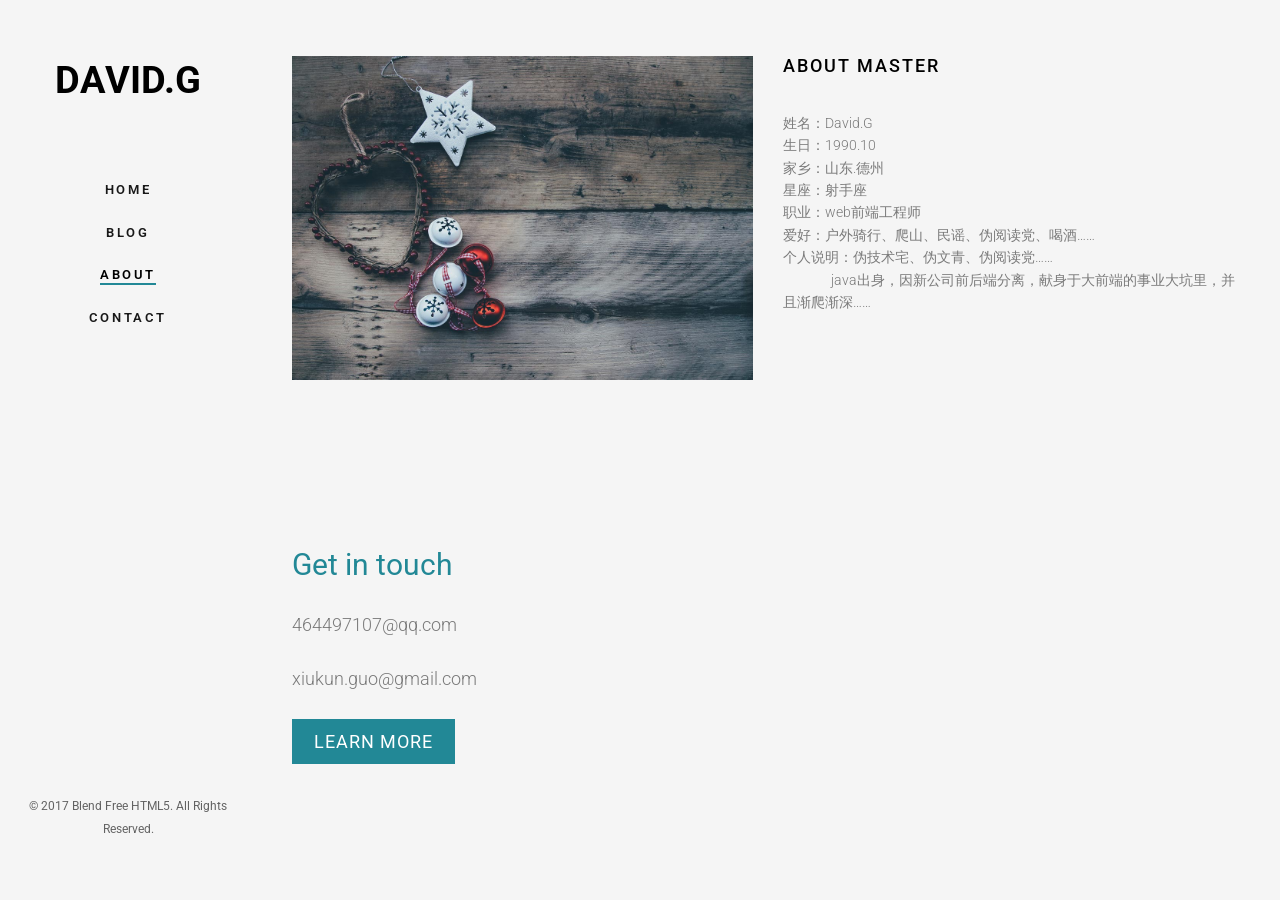
<file: about.html>
<!DOCTYPE html>
<!--[if lt IE 7]>      <html class="no-js lt-ie9 lt-ie8 lt-ie7"> <![endif]-->
<!--[if IE 7]>         <html class="no-js lt-ie9 lt-ie8"> <![endif]-->
<!--[if IE 8]>         <html class="no-js lt-ie9"> <![endif]-->
<!--[if gt IE 8]><!--> <html class="no-js"> <!--<![endif]-->
	<head>
	<meta charset="utf-8">
	<meta http-equiv="X-UA-Compatible" content="IE=edge">
	<title>Marble &mdash; Free HTML5 Bootstrap Website Template by FreeHTML5.co</title>
	<meta name="viewport" content="width=device-width, initial-scale=1">
	<meta name="description" content="Free HTML5 Website Template by FreeHTML5.co" />
	<meta name="keywords" content="free html5, free template, free bootstrap, free website template, html5, css3, mobile first, responsive" />
	

  	

  	<!-- Facebook and Twitter integration -->
	<meta property="og:title" content=""/>
	<meta property="og:image" content=""/>
	<meta property="og:url" content=""/>
	<meta property="og:site_name" content=""/>
	<meta property="og:description" content=""/>
	<meta name="twitter:title" content="" />
	<meta name="twitter:image" content="" />
	<meta name="twitter:url" content="" />
	<meta name="twitter:card" content="" />

	<!-- Place favicon.ico and apple-touch-icon.png in the root directory -->
	<link rel="shortcut icon" href="favicon.ico">

	<link href="https://fonts.googleapis.com/css?family=Roboto:100,300,400,500,700" rel="stylesheet">
	
	<!-- Animate.css -->
	<link rel="stylesheet" href="css/animate.css">
	<!-- Icomoon Icon Fonts-->
	<link rel="stylesheet" href="css/icomoon.css">
	<!-- Bootstrap  -->
	<link rel="stylesheet" href="css/bootstrap.css">
	<!-- Flexslider  -->
	<link rel="stylesheet" href="css/flexslider.css">
	<!-- Theme style  -->
	<link rel="stylesheet" href="css/style.css">

	<!-- Modernizr JS -->
	<script src="js/modernizr-2.6.2.min.js"></script>
	<!-- FOR IE9 below -->
	<!--[if lt IE 9]>
	<script src="js/respond.min.js"></script>
	<![endif]-->

	</head>
	<body>
	<div id="fh5co-page">
		<a href="#" class="js-fh5co-nav-toggle fh5co-nav-toggle"><i></i></a>
		<aside id="fh5co-aside" role="complementary" class="border js-fullheight">

			<h1 id="fh5co-logo"><a href="index.html">David.G</a></h1>
			<nav id="fh5co-main-menu" role="navigation">
				<ul>
					<li><a href="index.html">Home</a></li>
					<li><a href="blog.html">Blog</a></li>
					<!--<li><a href="portfolio.html">Portfolio</a></li>-->
					<li class="fh5co-active"><a href="about.html">About</a></li>
					<li><a href="contact.html">Contact</a></li>
				</ul>
			</nav>

			<div class="fh5co-footer">
				<p><small>&copy; 2017 Blend Free HTML5. All Rights Reserved.</small></p>
				<!--<ul>
					<li><a href="#"><i class="icon-facebook2"></i></a></li>
					<li><a href="#"><i class="icon-twitter2"></i></a></li>
					<li><a href="#"><i class="icon-instagram"></i></a></li>
					<li><a href="#"><i class="icon-linkedin2"></i></a></li>
				</ul>-->
			</div>

		</aside>

		<div id="fh5co-main">
			<div class="fh5co-narrow-content">
				<div class="row row-bottom-padded-md">
					<div class="col-md-6 animate-box" data-animate-effect="fadeInLeft">
						<img class="img-responsive" src="images/img_bg_1.jpg" alt="Free HTML5 Bootstrap Template by FreeHTML5.co">
					</div>
					<div class="col-md-6 animate-box" data-animate-effect="fadeInLeft">
						<h2 class="fh5co-heading">About master</h2>
						<!--<p>Far far away, behind the word mountains, far from the countries Vokalia and Consonantia, there live the blind texts. Quisque sit amet efficitur nih. Interdum et malesuada fames ac ante ipsum primis in faucibus interda et malesuada parturient.</p>
						<p>Quisque sit amet efficitur nih. Interdum et malesuada fames ac ante ipsum primis in faucibus interda et malesuada parturient.</p>-->
						<span><div>姓名：David.G</div><div>生日：1990.10</div><div>家乡：山东.德州</div><div>星座：射手座</div><div>职业：web前端工程师</div><div>爱好：户外骑行、爬山、民谣、伪阅读党、喝酒……</div><div>个人说明：伪技术宅、伪文青、伪阅读党……</div><div>                java出身，因新公司前后端分离，献身于大前端的事业大坑里，并且渐爬渐深……</div><div><br/></div></span>
					</div>
				</div>
			</div>

			<!--<div class="fh5co-narrow-content">
					<h2 class="fh5co-heading animate-box" data-animate-effect="fadeInLeft">Our Services</h2>
					<div class="row">
						<div class="col-md-6">
							<div class="fh5co-feature animate-box" data-animate-effect="fadeInLeft">
								<div class="fh5co-icon">
									<i class="icon-settings"></i>
								</div>
								<div class="fh5co-text">
									<h3>Strategy</h3>
									<p>Far far away, behind the word mountains, far from the countries Vokalia and Consonantia, there live the blind texts. </p>
								</div>
							</div>
						</div>
						<div class="col-md-6">
							<div class="fh5co-feature animate-box" data-animate-effect="fadeInLeft">
								<div class="fh5co-icon">
									<i class="icon-search4"></i>
								</div>
								<div class="fh5co-text">
									<h3>Explore</h3>
									<p>Far far away, behind the word mountains, far from the countries Vokalia and Consonantia, there live the blind texts. </p>
								</div>
							</div>
						</div>

						<div class="col-md-6">
							<div class="fh5co-feature animate-box" data-animate-effect="fadeInLeft">
								<div class="fh5co-icon">
									<i class="icon-paperplane"></i>
								</div>
								<div class="fh5co-text">
									<h3>Direction</h3>
									<p>Far far away, behind the word mountains, far from the countries Vokalia and Consonantia, there live the blind texts. </p>
								</div>
							</div>
						</div>
						<div class="col-md-6">
							<div class="fh5co-feature animate-box" data-animate-effect="fadeInLeft">
								<div class="fh5co-icon">
									<i class="icon-params"></i>
								</div>
								<div class="fh5co-text">
									<h3>Expertise</h3>
									<p>Far far away, behind the word mountains, far from the countries Vokalia and Consonantia, there live the blind texts. </p>
								</div>
							</div>
						</div>
					</div>
				</div>-->
		
			<div class="fh5co-narrow-content">
				<div class="row">
					<div class="col-md-4 animate-box" data-animate-effect="fadeInLeft">
						<h1 class="fh5co-heading-colored">Get in touch</h1>
					</div>
				</div>
				<div class="row">
					<div class="col-md-6 col-md-offset-3 col-md-pull-3 animate-box" data-animate-effect="fadeInLeft">
						<!--<p class="fh5co-lead">Separated they live in Bookmarksgrove right at the coast of the Semantics, a large language ocean.</p>-->
						<p class="fh5co-lead">464497107@qq.com</p>
						<p class="fh5co-lead">xiukun.guo@gmail.com</p>
						<p><a href="#" class="btn btn-primary">Learn More</a></p>
					</div>
					
				</div>
			</div>
		</div>
	</div>

	<!-- jQuery -->
	<script src="js/jquery.min.js"></script>
	<!-- jQuery Easing -->
	<script src="js/jquery.easing.1.3.js"></script>
	<!-- Bootstrap -->
	<script src="js/bootstrap.min.js"></script>
	<!-- Waypoints -->
	<script src="js/jquery.waypoints.min.js"></script>
	<!-- Flexslider -->
	<script src="js/jquery.flexslider-min.js"></script>
	
	
	<!-- MAIN JS -->
	<script src="js/main.js"></script>

	</body>
</html>
</file>
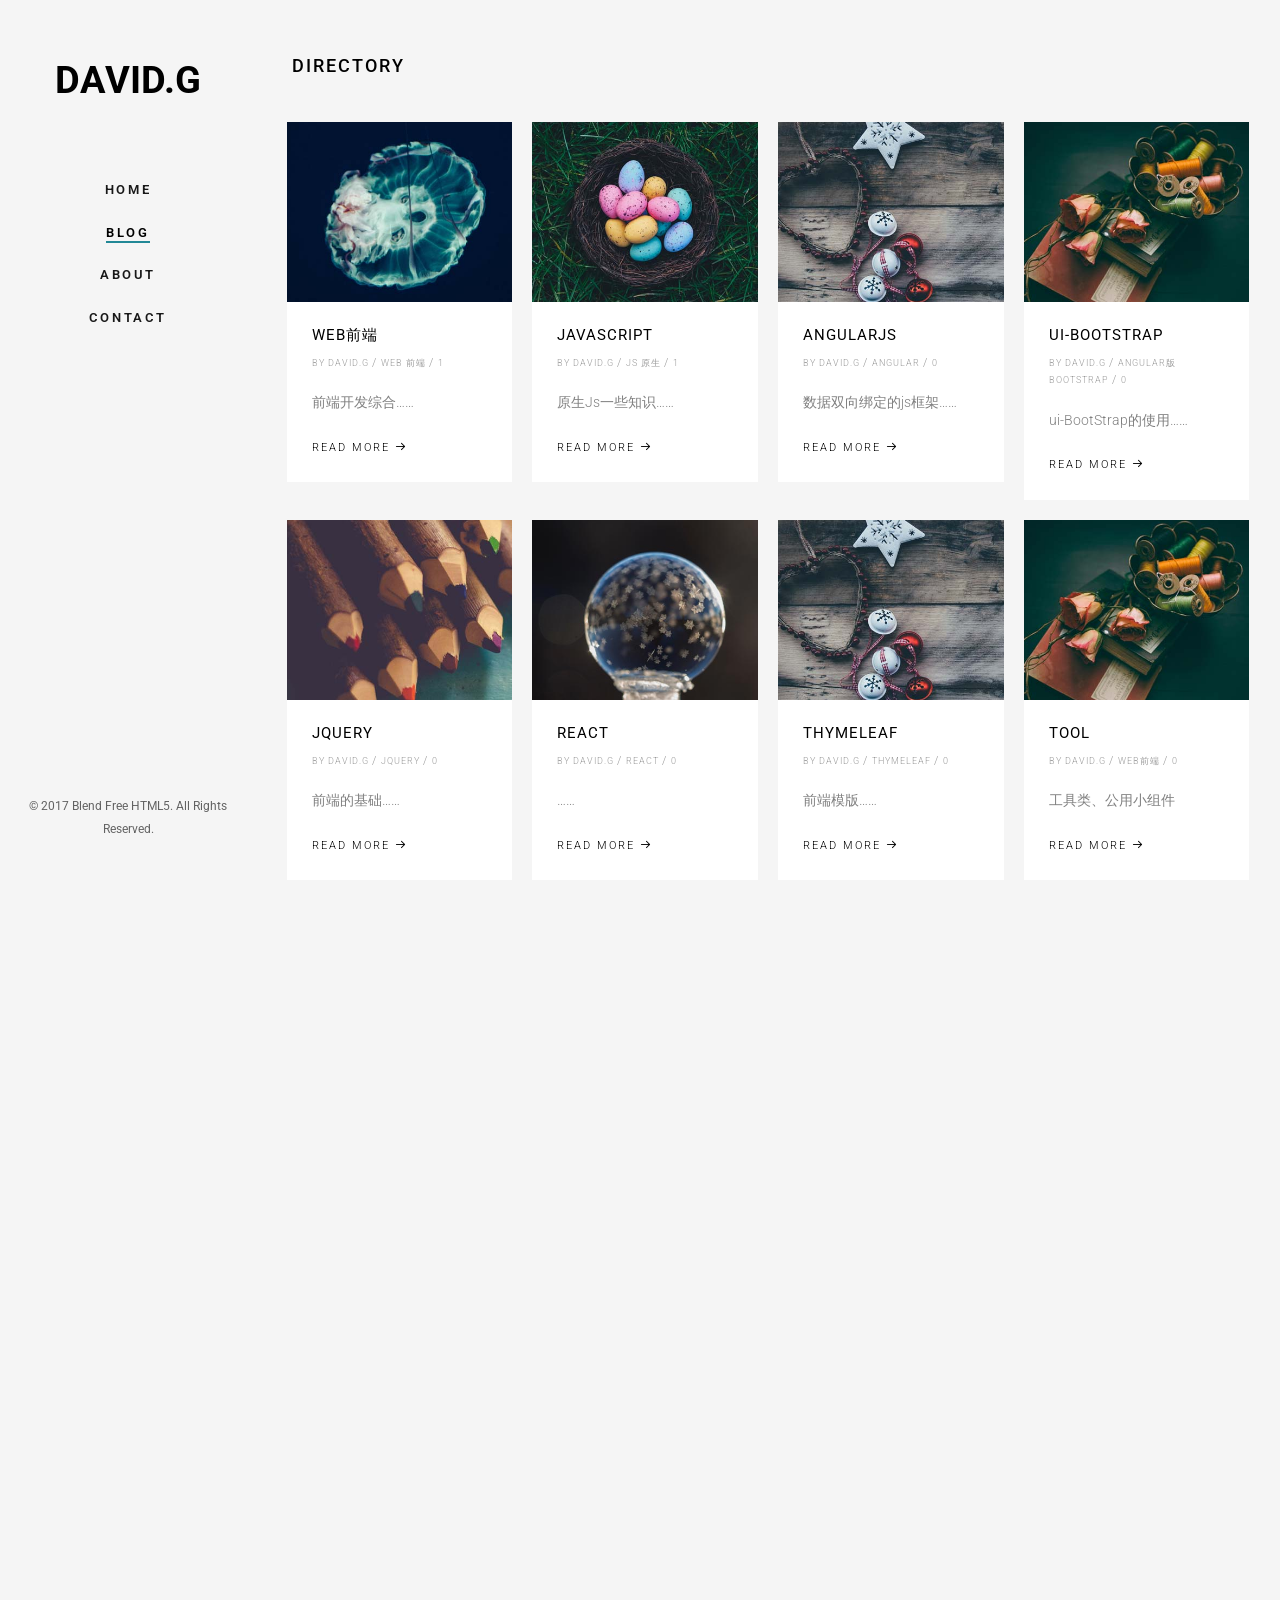
<file: blog.html>
<!DOCTYPE html>
<!--[if lt IE 7]>      <html class="no-js lt-ie9 lt-ie8 lt-ie7"> <![endif]-->
<!--[if IE 7]>         <html class="no-js lt-ie9 lt-ie8"> <![endif]-->
<!--[if IE 8]>         <html class="no-js lt-ie9"> <![endif]-->
<!--[if gt IE 8]><!--> <html class="no-js"> <!--<![endif]-->
	<head>
	<meta charset="utf-8">
	<meta http-equiv="X-UA-Compatible" content="IE=edge">
	<title>Marble &mdash; Free HTML5 Bootstrap Website Template by FreeHTML5.co</title>
	<meta name="viewport" content="width=device-width, initial-scale=1">
	<meta name="description" content="Free HTML5 Website Template by FreeHTML5.co" />
	<meta name="keywords" content="free html5, free template, free bootstrap, free website template, html5, css3, mobile first, responsive" />
	

  	

  	<!-- Facebook and Twitter integration -->
	<meta property="og:title" content=""/>
	<meta property="og:image" content=""/>
	<meta property="og:url" content=""/>
	<meta property="og:site_name" content=""/>
	<meta property="og:description" content=""/>
	<meta name="twitter:title" content="" />
	<meta name="twitter:image" content="" />
	<meta name="twitter:url" content="" />
	<meta name="twitter:card" content="" />

	<!-- Place favicon.ico and apple-touch-icon.png in the root directory -->
	<link rel="shortcut icon" href="favicon.ico">

	<link href="https://fonts.googleapis.com/css?family=Roboto:100,300,400,500,700" rel="stylesheet">
	
	<!-- Animate.css -->
	<link rel="stylesheet" href="css/animate.css">
	<!-- Icomoon Icon Fonts-->
	<link rel="stylesheet" href="css/icomoon.css">
	<!-- Bootstrap  -->
	<link rel="stylesheet" href="css/bootstrap.css">
	<!-- Flexslider  -->
	<link rel="stylesheet" href="css/flexslider.css">
	<!-- Theme style  -->
	<link rel="stylesheet" href="css/style.css">

	<!-- Modernizr JS -->
	<script src="js/modernizr-2.6.2.min.js"></script>
	<!-- FOR IE9 below -->
	<!--[if lt IE 9]>
	<script src="js/respond.min.js"></script>
	<![endif]-->

	</head>
	<body>
	<div id="fh5co-page">
		<a href="#" class="js-fh5co-nav-toggle fh5co-nav-toggle"><i></i></a>
		<aside id="fh5co-aside" role="complementary" class="border js-fullheight">

			<h1 id="fh5co-logo"><a href="index.html">David.G</a></h1>
			<nav id="fh5co-main-menu" role="navigation">
				<ul>
					<li><a href="index.html">Home</a></li>
					<li class="fh5co-active"><a href="blog.html">Blog</a></li>
					<!--<li><a href="portfolio.html">Portfolio</a></li>-->
					<li><a href="about.html">About</a></li>
					<li><a href="contact.html">Contact</a></li>
				</ul>
			</nav>

			<div class="fh5co-footer">
				<p><small>&copy; 2017 Blend Free HTML5. All Rights Reserved.</small></p>
				<!--<ul>
					<li><a href="#"><i class="icon-facebook2"></i></a></li>
					<li><a href="#"><i class="icon-twitter2"></i></a></li>
					<li><a href="#"><i class="icon-instagram"></i></a></li>
					<li><a href="#"><i class="icon-linkedin2"></i></a></li>
				</ul>-->
			</div>

		</aside>

		<div id="fh5co-main">
			<div class="fh5co-narrow-content">
				<h2 class="fh5co-heading animate-box" data-animate-effect="fadeInLeft">Directory</h2>
				<div class="row row-bottom-padded-md">
					<div class="col-md-3 col-sm-6 col-padding animate-box" data-animate-effect="fadeInLeft">
						<div class="blog-entry">
							<a href="directory/directe_web.html" class="blog-img"><img src="images/img-1.jpg" class="img-responsive" alt="Free HTML5 Bootstrap Template by FreeHTML5.co"></a>
							<div class="desc">
								<h3><a href="directory/directe_web.html">Web前端</a></h3>
								<span><small>by David.G </small> / <small> Web 前端 </small> / <small> <i class="icon-comment"></i> 1</small></span>
								<p>前端开发综合……</p>
								<a href="directory/directe_web.html" class="lead">Read More <i class="icon-arrow-right3"></i></a>
							</div>
						</div>
					</div>
					<div class="col-md-3 col-sm-6 col-padding animate-box" data-animate-effect="fadeInLeft">
						<div class="blog-entry">
							<a href="directory/directe.html" class="blog-img"><img src="images/img-2.jpg" class="img-responsive" alt="Free HTML5 Bootstrap Template by FreeHTML5.co"></a>
							<div class="desc">
								<h3><a href="directory/directe.html">javaScript</a></h3>
								<span><small>by David.G </small> / <small> Js 原生 </small> / <small> <i class="icon-comment"></i> 1</small></span>
								<p>原生Js一些知识……</p>
								<a href="directory/directe.html" class="lead">Read More <i class="icon-arrow-right3"></i></a>
							</div>
						</div>
					</div>
					<div class="col-md-3 col-sm-6 col-padding animate-box" data-animate-effect="fadeInLeft">
						<div class="blog-entry">
							<a href="#" class="blog-img"><img src="images/img-3.jpg" class="img-responsive" alt="Free HTML5 Bootstrap Template by FreeHTML5.co"></a>
							<div class="desc">
								<h3><a href="#">angularJs</a></h3>
								<span><small>by David.G </small> / <small> angular </small> / <small> <i class="icon-comment"></i> 0</small></span>
								<p>数据双向绑定的js框架……</p>
								<a href="#" class="lead">Read More <i class="icon-arrow-right3"></i></a>
							</div>
						</div>
					</div>
					<div class="col-md-3 col-sm-6 col-padding animate-box" data-animate-effect="fadeInLeft">
						<div class="blog-entry">
							<a href="#" class="blog-img"><img src="images/img-4.jpg" class="img-responsive" alt="Free HTML5 Bootstrap Template by FreeHTML5.co"></a>
							<div class="desc">
								<h3><a href="#">ui-BootStrap</a></h3>
								<span><small>by David.G </small> / <small> angular版BootStrap </small> / <small> <i class="icon-comment"></i> 0</small></span>
								<p>ui-BootStrap的使用……</p>
								<a href="#" class="lead">Read More <i class="icon-arrow-right3"></i></a>
							</div>
						</div>
					</div>

					<div class="col-md-3 col-sm-6 col-padding animate-box" data-animate-effect="fadeInLeft">
						<div class="blog-entry">
							<a href="#" class="blog-img"><img src="images/img-5.jpg" class="img-responsive" alt="Free HTML5 Bootstrap Template by FreeHTML5.co"></a>
							<div class="desc">
								<h3><a href="#">jquery</a></h3>
								<span><small>by David.G </small> / <small> jquery </small> / <small> <i class="icon-comment"></i> 0</small></span>
								<p>前端的基础……</p>
								<a href="#" class="lead">Read More <i class="icon-arrow-right3"></i></a>
							</div>
						</div>
					</div>
					<div class="col-md-3 col-sm-6 col-padding animate-box" data-animate-effect="fadeInLeft">
						<div class="blog-entry">
							<a href="#" class="blog-img"><img src="images/img-6.jpg" class="img-responsive" alt="Free HTML5 Bootstrap Template by FreeHTML5.co"></a>
							<div class="desc">
								<h3><a href="#">react</a></h3>
								<span><small>by David.G </small> / <small> react </small> / <small> <i class="icon-comment"></i> 0</small></span>
								<p>……</p>
								<a href="#" class="lead">Read More <i class="icon-arrow-right3"></i></a>
							</div>
						</div>
					</div>
					<div class="col-md-3 col-sm-6 col-padding animate-box" data-animate-effect="fadeInLeft">
						<div class="blog-entry">
							<a href="#" class="blog-img"><img src="images/img-3.jpg" class="img-responsive" alt="Free HTML5 Bootstrap Template by FreeHTML5.co"></a>
							<div class="desc">
								<h3><a href="#">thymeleaf</a></h3>
								<span><small>by David.G </small> / <small> thymeleaf </small> / <small> <i class="icon-comment"></i> 0</small></span>
								<p>前端模版……</p>
								<a href="#" class="lead">Read More <i class="icon-arrow-right3"></i></a>
							</div>
						</div>
					</div>
					<div class="col-md-3 col-sm-6 col-padding animate-box" data-animate-effect="fadeInLeft">
						<div class="blog-entry">
							<a href="#" class="blog-img"><img src="images/img-4.jpg" class="img-responsive" alt="Free HTML5 Bootstrap Template by FreeHTML5.co"></a>
							<div class="desc">
								<h3><a href="#">tool</a></h3>
								<span><small>by David.G </small> / <small>Web前端 </small> / <small> <i class="icon-comment"></i> 0</small></span>
								<p>工具类、公用小组件</p>
								<a href="#" class="lead">Read More <i class="icon-arrow-right3"></i></a>
							</div>
						</div>
					</div>

					<div class="col-md-3 col-sm-6 col-padding animate-box" data-animate-effect="fadeInLeft">
						<div class="blog-entry">
							<a href="#" class="blog-img"><img src="images/img-1.jpg" class="img-responsive" alt="Free HTML5 Bootstrap Template by FreeHTML5.co"></a>
							<div class="desc">
								<h3><a href="#">html</a></h3>
								<span><small>by David.G </small> / <small> html </small> / <small> <i class="icon-comment"></i> 0</small></span>
								<p>页面的……</p>
								<a href="#" class="lead">Read More <i class="icon-arrow-right3"></i></a>
							</div>
						</div>
					</div>
					<div class="col-md-3 col-sm-6 col-padding animate-box" data-animate-effect="fadeInLeft">
						<div class="blog-entry">
							<a href="#" class="blog-img"><img src="images/img-2.jpg" class="img-responsive" alt="Free HTML5 Bootstrap Template by FreeHTML5.co"></a>
							<div class="desc">
								<h3><a href="#">jsTree</a></h3>
								<span><small>by David.G </small> / <small> jsTree</small> / <small> <i class="icon-comment"></i> 0</small></span>
								<p>js树插件……</p>
								<a href="#" class="lead">Read More <i class="icon-arrow-right3"></i></a>
							</div>
						</div>
					</div>
					<!--<div class="col-md-3 col-sm-6 col-padding animate-box" data-animate-effect="fadeInLeft">
						<div class="blog-entry">
							<a href="#" class="blog-img"><img src="images/img-3.jpg" class="img-responsive" alt="Free HTML5 Bootstrap Template by FreeHTML5.co"></a>
							<div class="desc">
								<h3><a href="#">Inspirational Website</a></h3>
								<span><small>by Admin </small> / <small> Web Design </small> / <small> <i class="icon-comment"></i> 14</small></span>
								<p>Design must be functional and functionality must be translated into visual aesthetics</p>
								<a href="#" class="lead">Read More <i class="icon-arrow-right3"></i></a>
							</div>
						</div>
					</div>
					<div class="col-md-3 col-sm-6 col-padding animate-box" data-animate-effect="fadeInLeft">
						<div class="blog-entry">
							<a href="#" class="blog-img"><img src="images/img-4.jpg" class="img-responsive" alt="Free HTML5 Bootstrap Template by FreeHTML5.co"></a>
							<div class="desc">
								<h3><a href="#">Inspirational Website</a></h3>
								<span><small>by Admin </small> / <small> Web Design </small> / <small> <i class="icon-comment"></i> 14</small></span>
								<p>Design must be functional and functionality must be translated into visual aesthetics</p>
								<a href="#" class="lead">Read More <i class="icon-arrow-right3"></i></a>
							</div>
						</div>
					</div>-->
				</div>
			</div>
		
			<div id="get-in-touch">
				<div class="fh5co-narrow-content">
					<div class="row">
						<div class="col-md-4 animate-box" data-animate-effect="fadeInLeft">
							<h1 class="fh5co-heading-colored">Get in touch</h1>
						</div>
					</div>
					<div class="row">
						<div class="col-md-6 col-md-offset-3 col-md-pull-3 animate-box" data-animate-effect="fadeInLeft">
							<!--<p class="fh5co-lead">Separated they live in Bookmarksgrove right at the coast of the Semantics, a large language ocean.</p>-->
							<p class="fh5co-lead">464497107@qq.com</p>
							<p class="fh5co-lead">xiukun.guo@gmail.com</p>
							<p><a href="#" class="btn btn-primary">Learn More</a></p>
						</div>
						
					</div>
				</div>
			</div>
		</div>
	</div>

	<!-- jQuery -->
	<script src="js/jquery.min.js"></script>
	<!-- jQuery Easing -->
	<script src="js/jquery.easing.1.3.js"></script>
	<!-- Bootstrap -->
	<script src="js/bootstrap.min.js"></script>
	<!-- Waypoints -->
	<script src="js/jquery.waypoints.min.js"></script>
	<!-- Flexslider -->
	<script src="js/jquery.flexslider-min.js"></script>
	
	
	<!-- MAIN JS -->
	<script src="js/main.js"></script>

	</body>
</html>
</file>
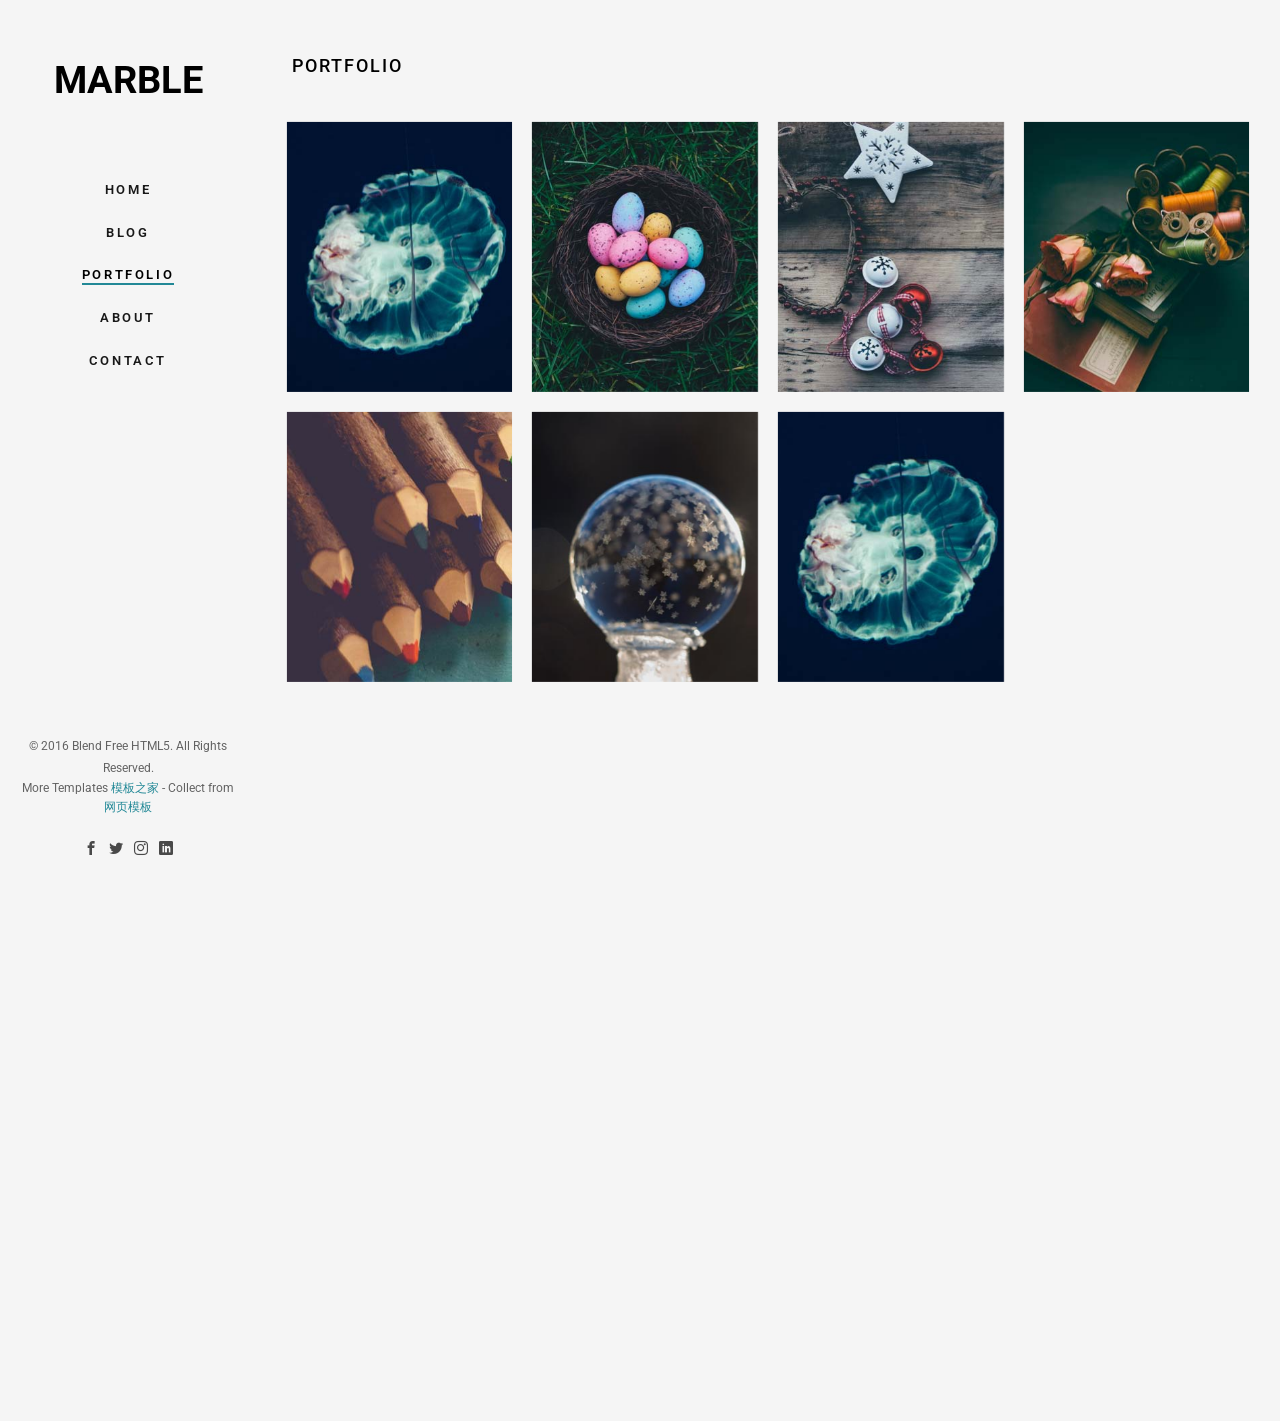
<file: portfolio.html>
<!DOCTYPE html>
<!--[if lt IE 7]>      <html class="no-js lt-ie9 lt-ie8 lt-ie7"> <![endif]-->
<!--[if IE 7]>         <html class="no-js lt-ie9 lt-ie8"> <![endif]-->
<!--[if IE 8]>         <html class="no-js lt-ie9"> <![endif]-->
<!--[if gt IE 8]><!--> <html class="no-js"> <!--<![endif]-->
	<head>
	<meta charset="utf-8">
	<meta http-equiv="X-UA-Compatible" content="IE=edge">
	<title>Marble &mdash; Free HTML5 Bootstrap Website Template by FreeHTML5.co</title>
	<meta name="viewport" content="width=device-width, initial-scale=1">
	<meta name="description" content="Free HTML5 Website Template by FreeHTML5.co" />
	<meta name="keywords" content="free html5, free template, free bootstrap, free website template, html5, css3, mobile first, responsive" />
	

  	

  	<!-- Facebook and Twitter integration -->
	<meta property="og:title" content=""/>
	<meta property="og:image" content=""/>
	<meta property="og:url" content=""/>
	<meta property="og:site_name" content=""/>
	<meta property="og:description" content=""/>
	<meta name="twitter:title" content="" />
	<meta name="twitter:image" content="" />
	<meta name="twitter:url" content="" />
	<meta name="twitter:card" content="" />

	<!-- Place favicon.ico and apple-touch-icon.png in the root directory -->
	<link rel="shortcut icon" href="favicon.ico">

	<link href="https://fonts.googleapis.com/css?family=Roboto:100,300,400,500,700" rel="stylesheet">
	
	<!-- Animate.css -->
	<link rel="stylesheet" href="css/animate.css">
	<!-- Icomoon Icon Fonts-->
	<link rel="stylesheet" href="css/icomoon.css">
	<!-- Bootstrap  -->
	<link rel="stylesheet" href="css/bootstrap.css">
	<!-- Flexslider  -->
	<link rel="stylesheet" href="css/flexslider.css">
	<!-- Theme style  -->
	<link rel="stylesheet" href="css/style.css">

	<!-- Modernizr JS -->
	<script src="js/modernizr-2.6.2.min.js"></script>
	<!-- FOR IE9 below -->
	<!--[if lt IE 9]>
	<script src="js/respond.min.js"></script>
	<![endif]-->

	</head>
	<body>
	<div id="fh5co-page">
		<a href="#" class="js-fh5co-nav-toggle fh5co-nav-toggle"><i></i></a>
		<aside id="fh5co-aside" role="complementary" class="border js-fullheight">

			<h1 id="fh5co-logo"><a href="index.html">Marble</a></h1>
			<nav id="fh5co-main-menu" role="navigation">
				<ul>
					<li><a href="index.html">Home</a></li>
					<li><a href="blog.html">Blog</a></li>
					<li class="fh5co-active"><a href="portfolio.html">Portfolio</a></li>
					<li><a href="about.html">About</a></li>
					<li><a href="contact.html">Contact</a></li>
				</ul>
			</nav>

			<div class="fh5co-footer">
				<p><small>&copy; 2016 Blend Free HTML5. All Rights Reserved.</span> <span>More Templates <a href="http://www.cssmoban.com/" target="_blank" title="模板之家">模板之家</a> - Collect from <a href="http://www.cssmoban.com/" title="网页模板" target="_blank">网页模板</a></span></small></p>
				<ul>
					<li><a href="#"><i class="icon-facebook2"></i></a></li>
					<li><a href="#"><i class="icon-twitter2"></i></a></li>
					<li><a href="#"><i class="icon-instagram"></i></a></li>
					<li><a href="#"><i class="icon-linkedin2"></i></a></li>
				</ul>
			</div>

		</aside>

		<div id="fh5co-main">
			<div class="fh5co-narrow-content">
				<h2 class="fh5co-heading animate-box" data-animate-effect="fadeInLeft">Portfolio</h2>
				<div class="row row-bottom-padded-md">
					<div class="col-md-3 col-sm-6 col-padding text-center animate-box">
						<a href="#" class="work image-popup" style="background-image: url(images/img-1.jpg);">
							<div class="desc">
								<h3>Project Name</h3>
								<span>Illustration</span>
							</div>
						</a>
					</div>
					<div class="col-md-3 col-sm-6 col-padding text-center animate-box">
						<a href="#" class="work image-popup" style="background-image: url(images/img-2.jpg);">
							<div class="desc">
								<h3>Project Name</h3>
								<span>Brading</span>
							</div>
						</a>
					</div>
					<div class="col-md-3 col-sm-6 col-padding text-center animate-box">
						<a href="#" class="work image-popup" style="background-image: url(images/img-3.jpg);">
							<div class="desc">
								<h3>Project Name</h3>
								<span>Illustration</span>
							</div>
						</a>
					</div>
					<div class="col-md-3 col-sm-6 col-padding text-center animate-box">
						<a href="#" class="work image-popup" style="background-image: url(images/img-4.jpg);">
							<div class="desc">
								<h3>Project Name</h3>
								<span>Illustration</span>
							</div>
						</a>
					</div>
					<div class="col-md-3 col-sm-6 col-padding text-center animate-box">
						<a href="#" class="work image-popup" style="background-image: url(images/img-5.jpg);">
							<div class="desc">
								<h3>Project Name</h3>
								<span>Brading</span>
							</div>
						</a>
					</div>
					<div class="col-md-3 col-sm-6 col-padding text-center animate-box">
						<a href="#" class="work image-popup" style="background-image: url(images/img-6.jpg);">
							<div class="desc">
								<h3>Project Name</h3>
								<span>Illustration</span>
							</div>
						</a>
					</div>
					<div class="col-md-3 col-sm-6 col-padding text-center animate-box">
						<a href="#" class="work image-popup" style="background-image: url(images/img-1.jpg);">
							<div class="desc">
								<h3>Project Name</h3>
								<span>Illustration</span>
							</div>
						</a>
					</div>
					<div class="col-md-3 col-sm-6 col-padding text-center animate-box">
						<a href="#" class="work image-popup" style="background-image: url(images/img-2.jpg);">
							<div class="desc">
								<h3>Project Name</h3>
								<span>Brading</span>
							</div>
						</a>
					</div>
					<div class="col-md-3 col-sm-6 col-padding text-center animate-box">
						<a href="#" class="work image-popup" style="background-image: url(images/img-1.jpg);">
							<div class="desc">
								<h3>Project Name</h3>
								<span>Illustration</span>
							</div>
						</a>
					</div>
					<div class="col-md-3 col-sm-6 col-padding text-center animate-box">
						<a href="#" class="work image-popup" style="background-image: url(images/img-2.jpg);">
							<div class="desc">
								<h3>Project Name</h3>
								<span>Brading</span>
							</div>
						</a>
					</div>
					<div class="col-md-3 col-sm-6 col-padding text-center animate-box">
						<a href="#" class="work image-popup" style="background-image: url(images/img-3.jpg);">
							<div class="desc">
								<h3>Project Name</h3>
								<span>Illustration</span>
							</div>
						</a>
					</div>
					<div class="col-md-3 col-sm-6 col-padding text-center animate-box">
						<a href="#" class="work image-popup" style="background-image: url(images/img-4.jpg);">
							<div class="desc">
								<h3>Project Name</h3>
								<span>Illustration</span>
							</div>
						</a>
					</div>
				</div>
			</div>
		
			<div class="fh5co-narrow-content">
				<div class="row">
					<div class="col-md-4 animate-box" data-animate-effect="fadeInLeft">
						<h1 class="fh5co-heading-colored">Get in touch</h1>
					</div>
				</div>
				<div class="row">
					<div class="col-md-6 col-md-offset-3 col-md-pull-3 animate-box" data-animate-effect="fadeInLeft">
						<p class="fh5co-lead">Separated they live in Bookmarksgrove right at the coast of the Semantics, a large language ocean.</p>
						<p><a href="#" class="btn btn-primary">Learn More</a></p>
					</div>
					
				</div>
			</div>
		</div>
	</div>

	<!-- jQuery -->
	<script src="js/jquery.min.js"></script>
	<!-- jQuery Easing -->
	<script src="js/jquery.easing.1.3.js"></script>
	<!-- Bootstrap -->
	<script src="js/bootstrap.min.js"></script>
	<!-- Waypoints -->
	<script src="js/jquery.waypoints.min.js"></script>
	<!-- Flexslider -->
	<script src="js/jquery.flexslider-min.js"></script>
	
	
	<!-- MAIN JS -->
	<script src="js/main.js"></script>

	</body>
</html>
</file>
<file: css/icomoon.css>
@font-face {
  font-family: 'icomoon';
  src:  url('fonts/icomoon.eot?6py85u');
  src:  url('fonts/icomoon.eot?6py85u#iefix') format('embedded-opentype'),
    url('fonts/icomoon.ttf?6py85u') format('truetype'),
    url('fonts/icomoon.woff?6py85u') format('woff'),
    url('fonts/icomoon.svg?6py85u#icomoon') format('svg');
  font-weight: normal;
  font-style: normal;
}

[class^="icon-"], [class*=" icon-"] {
  /* use !important to prevent issues with browser extensions that change fonts */
  font-family: 'icomoon' !important;
  speak: none;
  font-style: normal;
  font-weight: normal;
  font-variant: normal;
  text-transform: none;
  line-height: 1;

  /* Better Font Rendering =========== */
  -webkit-font-smoothing: antialiased;
  -moz-osx-font-smoothing: grayscale;
}

.icon-times:before {
  content: "\e930";
}
.icon-tick:before {
  content: "\e931";
}
.icon-plus:before {
  content: "\e932";
}
.icon-minus:before {
  content: "\e933";
}
.icon-equals:before {
  content: "\e934";
}
.icon-divide:before {
  content: "\e935";
}
.icon-chevron-right:before {
  content: "\e936";
}
.icon-chevron-left:before {
  content: "\e937";
}
.icon-arrow-right-thick:before {
  content: "\e938";
}
.icon-arrow-left-thick:before {
  content: "\e939";
}
.icon-th-small:before {
  content: "\e93a";
}
.icon-th-menu:before {
  content: "\e93b";
}
.icon-th-list:before {
  content: "\e93c";
}
.icon-th-large:before {
  content: "\e93d";
}
.icon-home:before {
  content: "\e93e";
}
.icon-arrow-forward:before {
  content: "\e93f";
}
.icon-arrow-back:before {
  content: "\e940";
}
.icon-rss:before {
  content: "\e941";
}
.icon-location:before {
  content: "\e942";
}
.icon-link:before {
  content: "\e943";
}
.icon-image:before {
  content: "\e944";
}
.icon-arrow-up-thick:before {
  content: "\e945";
}
.icon-arrow-down-thick:before {
  content: "\e946";
}
.icon-starburst:before {
  content: "\e947";
}
.icon-starburst-outline:before {
  content: "\e948";
}
.icon-star3:before {
  content: "\e949";
}
.icon-flow-children:before {
  content: "\e94a";
}
.icon-export:before {
  content: "\e94b";
}
.icon-delete2:before {
  content: "\e94c";
}
.icon-delete-outline:before {
  content: "\e94d";
}
.icon-cloud-storage:before {
  content: "\e94e";
}
.icon-wi-fi:before {
  content: "\e94f";
}
.icon-heart:before {
  content: "\e950";
}
.icon-flash:before {
  content: "\e951";
}
.icon-cancel:before {
  content: "\e952";
}
.icon-backspace:before {
  content: "\e953";
}
.icon-attachment:before {
  content: "\e954";
}
.icon-arrow-move:before {
  content: "\e955";
}
.icon-warning:before {
  content: "\e956";
}
.icon-user:before {
  content: "\e957";
}
.icon-radar:before {
  content: "\e958";
}
.icon-lock-open:before {
  content: "\e959";
}
.icon-lock-closed:before {
  content: "\e95a";
}
.icon-location-arrow:before {
  content: "\e95b";
}
.icon-info:before {
  content: "\e95c";
}
.icon-user-delete:before {
  content: "\e95d";
}
.icon-user-add:before {
  content: "\e95e";
}
.icon-media-pause:before {
  content: "\e95f";
}
.icon-group:before {
  content: "\e960";
}
.icon-chart-pie:before {
  content: "\e961";
}
.icon-chart-line:before {
  content: "\e962";
}
.icon-chart-bar:before {
  content: "\e963";
}
.icon-chart-area:before {
  content: "\e964";
}
.icon-video:before {
  content: "\e965";
}
.icon-point-of-interest:before {
  content: "\e966";
}
.icon-infinity:before {
  content: "\e967";
}
.icon-globe:before {
  content: "\e968";
}
.icon-eye:before {
  content: "\e969";
}
.icon-cog:before {
  content: "\e96a";
}
.icon-camera:before {
  content: "\e96b";
}
.icon-upload:before {
  content: "\e96c";
}
.icon-scissors:before {
  content: "\e96d";
}
.icon-refresh:before {
  content: "\e96e";
}
.icon-pin:before {
  content: "\e96f";
}
.icon-key:before {
  content: "\e970";
}
.icon-info-large:before {
  content: "\e971";
}
.icon-eject:before {
  content: "\e972";
}
.icon-download:before {
  content: "\e973";
}
.icon-zoom:before {
  content: "\e974";
}
.icon-zoom-out:before {
  content: "\e975";
}
.icon-zoom-in:before {
  content: "\e976";
}
.icon-sort-numerically:before {
  content: "\e977";
}
.icon-sort-alphabetically:before {
  content: "\e978";
}
.icon-input-checked:before {
  content: "\e979";
}
.icon-calender:before {
  content: "\e97a";
}
.icon-world2:before {
  content: "\e97b";
}
.icon-notes:before {
  content: "\e97c";
}
.icon-code:before {
  content: "\e97d";
}
.icon-arrow-sync:before {
  content: "\e97e";
}
.icon-arrow-shuffle:before {
  content: "\e97f";
}
.icon-arrow-repeat:before {
  content: "\e980";
}
.icon-arrow-minimise:before {
  content: "\e981";
}
.icon-arrow-maximise:before {
  content: "\e982";
}
.icon-arrow-loop:before {
  content: "\e983";
}
.icon-anchor:before {
  content: "\e984";
}
.icon-spanner:before {
  content: "\e985";
}
.icon-puzzle:before {
  content: "\e986";
}
.icon-power:before {
  content: "\e987";
}
.icon-plane:before {
  content: "\e988";
}
.icon-pi:before {
  content: "\e989";
}
.icon-phone:before {
  content: "\e98a";
}
.icon-microphone2:before {
  content: "\e98b";
}
.icon-media-rewind:before {
  content: "\e98c";
}
.icon-flag:before {
  content: "\e98d";
}
.icon-adjust-brightness:before {
  content: "\e98e";
}
.icon-waves:before {
  content: "\e98f";
}
.icon-social-twitter:before {
  content: "\e990";
}
.icon-social-facebook:before {
  content: "\e991";
}
.icon-social-dribbble:before {
  content: "\e992";
}
.icon-media-stop:before {
  content: "\e993";
}
.icon-media-record:before {
  content: "\e994";
}
.icon-media-play:before {
  content: "\e995";
}
.icon-media-fast-forward:before {
  content: "\e996";
}
.icon-media-eject:before {
  content: "\e997";
}
.icon-social-vimeo:before {
  content: "\e998";
}
.icon-social-tumbler:before {
  content: "\e999";
}
.icon-social-skype:before {
  content: "\e99a";
}
.icon-social-pinterest:before {
  content: "\e99b";
}
.icon-social-linkedin:before {
  content: "\e99c";
}
.icon-social-last-fm:before {
  content: "\e99d";
}
.icon-social-github:before {
  content: "\e99e";
}
.icon-social-flickr:before {
  content: "\e99f";
}
.icon-at:before {
  content: "\e9a0";
}
.icon-times-outline:before {
  content: "\e9a1";
}
.icon-plus-outline:before {
  content: "\e9a2";
}
.icon-minus-outline:before {
  content: "\e9a3";
}
.icon-tick-outline:before {
  content: "\e9a4";
}
.icon-th-large-outline:before {
  content: "\e9a5";
}
.icon-equals-outline:before {
  content: "\e9a6";
}
.icon-divide-outline:before {
  content: "\e9a7";
}
.icon-chevron-right-outline:before {
  content: "\e9a8";
}
.icon-chevron-left-outline:before {
  content: "\e9a9";
}
.icon-arrow-right-outline:before {
  content: "\e9aa";
}
.icon-arrow-left-outline:before {
  content: "\e9ab";
}
.icon-th-small-outline:before {
  content: "\e9ac";
}
.icon-th-menu-outline:before {
  content: "\e9ad";
}
.icon-th-list-outline:before {
  content: "\e9ae";
}
.icon-news2:before {
  content: "\e9b1";
}
.icon-home-outline:before {
  content: "\e9b2";
}
.icon-arrow-up-outline:before {
  content: "\e9b3";
}
.icon-arrow-forward-outline:before {
  content: "\e9b4";
}
.icon-arrow-down-outline:before {
  content: "\e9b5";
}
.icon-arrow-back-outline:before {
  content: "\e9b6";
}
.icon-trash3:before {
  content: "\e9b7";
}
.icon-rss-outline:before {
  content: "\e9b8";
}
.icon-message:before {
  content: "\e9b9";
}
.icon-location-outline:before {
  content: "\e9ba";
}
.icon-link-outline:before {
  content: "\e9bb";
}
.icon-image-outline:before {
  content: "\e9bc";
}
.icon-export-outline:before {
  content: "\e9bd";
}
.icon-cross:before {
  content: "\e9be";
}
.icon-wi-fi-outline:before {
  content: "\e9bf";
}
.icon-star-outline:before {
  content: "\e9c0";
}
.icon-media-pause-outline:before {
  content: "\e9c1";
}
.icon-mail:before {
  content: "\e9c2";
}
.icon-heart-outline:before {
  content: "\e9c3";
}
.icon-flash-outline:before {
  content: "\e9c4";
}
.icon-cancel-outline:before {
  content: "\e9c5";
}
.icon-beaker:before {
  content: "\e9c6";
}
.icon-arrow-move-outline:before {
  content: "\e9c7";
}
.icon-watch2:before {
  content: "\e9c8";
}
.icon-warning-outline:before {
  content: "\e9c9";
}
.icon-time:before {
  content: "\e9ca";
}
.icon-radar-outline:before {
  content: "\e9cb";
}
.icon-lock-open-outline:before {
  content: "\e9cc";
}
.icon-location-arrow-outline:before {
  content: "\e9cd";
}
.icon-info-outline:before {
  content: "\e9ce";
}
.icon-backspace-outline:before {
  content: "\e9cf";
}
.icon-attachment-outline:before {
  content: "\e9d0";
}
.icon-user-outline:before {
  content: "\e9d1";
}
.icon-user-delete-outline:before {
  content: "\e9d2";
}
.icon-user-add-outline:before {
  content: "\e9d3";
}
.icon-lock-closed-outline:before {
  content: "\e9d4";
}
.icon-group-outline:before {
  content: "\e9d5";
}
.icon-chart-pie-outline:before {
  content: "\e9d6";
}
.icon-chart-line-outline:before {
  content: "\e9d7";
}
.icon-chart-bar-outline:before {
  content: "\e9d8";
}
.icon-chart-area-outline:before {
  content: "\e9d9";
}
.icon-video-outline:before {
  content: "\e9da";
}
.icon-point-of-interest-outline:before {
  content: "\e9db";
}
.icon-map:before {
  content: "\e9dc";
}
.icon-key-outline:before {
  content: "\e9dd";
}
.icon-infinity-outline:before {
  content: "\e9de";
}
.icon-globe-outline:before {
  content: "\e9df";
}
.icon-eye-outline:before {
  content: "\e9e0";
}
.icon-cog-outline:before {
  content: "\e9e1";
}
.icon-camera-outline:before {
  content: "\e9e2";
}
.icon-upload-outline:before {
  content: "\e9e3";
}
.icon-support:before {
  content: "\e9e4";
}
.icon-scissors-outline:before {
  content: "\e9e5";
}
.icon-refresh-outline:before {
  content: "\e9e6";
}
.icon-info-large-outline:before {
  content: "\e9e7";
}
.icon-eject-outline:before {
  content: "\e9e8";
}
.icon-download-outline:before {
  content: "\e9e9";
}
.icon-battery-mid:before {
  content: "\e9ea";
}
.icon-battery-low:before {
  content: "\e9eb";
}
.icon-battery-high:before {
  content: "\e9ec";
}
.icon-zoom-outline:before {
  content: "\e9ed";
}
.icon-zoom-out-outline:before {
  content: "\e9ee";
}
.icon-zoom-in-outline:before {
  content: "\e9ef";
}
.icon-tag3:before {
  content: "\e9f0";
}
.icon-tabs-outline:before {
  content: "\e9f1";
}
.icon-pin-outline:before {
  content: "\e9f2";
}
.icon-message-typing:before {
  content: "\e9f3";
}
.icon-directions:before {
  content: "\e9f4";
}
.icon-battery-full:before {
  content: "\e9f5";
}
.icon-battery-charge:before {
  content: "\e9f6";
}
.icon-pipette:before {
  content: "\e9f7";
}
.icon-pencil:before {
  content: "\e9f8";
}
.icon-folder:before {
  content: "\e9f9";
}
.icon-folder-delete:before {
  content: "\e9fa";
}
.icon-folder-add:before {
  content: "\e9fb";
}
.icon-edit:before {
  content: "\e9fc";
}
.icon-document:before {
  content: "\e9fd";
}
.icon-document-delete:before {
  content: "\e9fe";
}
.icon-document-add:before {
  content: "\e9ff";
}
.icon-brush:before {
  content: "\ea00";
}
.icon-thumbs-up:before {
  content: "\ea01";
}
.icon-thumbs-down:before {
  content: "\ea02";
}
.icon-pen:before {
  content: "\ea03";
}
.icon-sort-numerically-outline:before {
  content: "\ea04";
}
.icon-sort-alphabetically-outline:before {
  content: "\ea05";
}
.icon-social-last-fm-circular:before {
  content: "\ea06";
}
.icon-social-github-circular:before {
  content: "\ea07";
}
.icon-compass:before {
  content: "\ea08";
}
.icon-bookmark:before {
  content: "\ea09";
}
.icon-input-checked-outline:before {
  content: "\ea0a";
}
.icon-code-outline:before {
  content: "\ea0b";
}
.icon-calender-outline:before {
  content: "\ea0c";
}
.icon-business-card:before {
  content: "\ea0d";
}
.icon-arrow-up:before {
  content: "\ea0e";
}
.icon-arrow-sync-outline:before {
  content: "\ea0f";
}
.icon-arrow-right:before {
  content: "\ea10";
}
.icon-arrow-repeat-outline:before {
  content: "\ea11";
}
.icon-arrow-loop-outline:before {
  content: "\ea12";
}
.icon-arrow-left:before {
  content: "\ea13";
}
.icon-flow-switch:before {
  content: "\ea14";
}
.icon-flow-parallel:before {
  content: "\ea15";
}
.icon-flow-merge:before {
  content: "\ea16";
}
.icon-document-text:before {
  content: "\ea17";
}
.icon-clipboard:before {
  content: "\ea18";
}
.icon-calculator:before {
  content: "\ea19";
}
.icon-arrow-minimise-outline:before {
  content: "\ea1a";
}
.icon-arrow-maximise-outline:before {
  content: "\ea1b";
}
.icon-arrow-down:before {
  content: "\ea1c";
}
.icon-gift:before {
  content: "\ea1d";
}
.icon-film:before {
  content: "\ea1e";
}
.icon-database:before {
  content: "\ea1f";
}
.icon-bell:before {
  content: "\ea20";
}
.icon-anchor-outline:before {
  content: "\ea21";
}
.icon-adjust-contrast:before {
  content: "\ea22";
}
.icon-world-outline:before {
  content: "\ea23";
}
.icon-shopping-bag:before {
  content: "\ea24";
}
.icon-power-outline:before {
  content: "\ea25";
}
.icon-notes-outline:before {
  content: "\ea26";
}
.icon-device-tablet:before {
  content: "\ea27";
}
.icon-device-phone:before {
  content: "\ea28";
}
.icon-device-laptop:before {
  content: "\ea29";
}
.icon-device-desktop:before {
  content: "\ea2a";
}
.icon-briefcase:before {
  content: "\ea2b";
}
.icon-stopwatch:before {
  content: "\ea2c";
}
.icon-spanner-outline:before {
  content: "\ea2d";
}
.icon-puzzle-outline:before {
  content: "\ea2e";
}
.icon-printer:before {
  content: "\ea2f";
}
.icon-pi-outline:before {
  content: "\ea30";
}
.icon-lightbulb:before {
  content: "\ea31";
}
.icon-flag-outline:before {
  content: "\ea32";
}
.icon-contacts:before {
  content: "\ea33";
}
.icon-archive2:before {
  content: "\ea34";
}
.icon-weather-stormy:before {
  content: "\ea35";
}
.icon-weather-shower:before {
  content: "\ea36";
}
.icon-weather-partly-sunny:before {
  content: "\ea37";
}
.icon-weather-downpour:before {
  content: "\ea38";
}
.icon-weather-cloudy:before {
  content: "\ea39";
}
.icon-plane-outline:before {
  content: "\ea3a";
}
.icon-phone-outline:before {
  content: "\ea3b";
}
.icon-microphone-outline:before {
  content: "\ea3c";
}
.icon-weather-windy:before {
  content: "\ea3d";
}
.icon-weather-windy-cloudy:before {
  content: "\ea3e";
}
.icon-weather-sunny:before {
  content: "\ea3f";
}
.icon-weather-snow:before {
  content: "\ea40";
}
.icon-weather-night:before {
  content: "\ea41";
}
.icon-media-stop-outline:before {
  content: "\ea42";
}
.icon-media-rewind-outline:before {
  content: "\ea43";
}
.icon-media-record-outline:before {
  content: "\ea44";
}
.icon-media-play-outline:before {
  content: "\ea45";
}
.icon-media-fast-forward-outline:before {
  content: "\ea46";
}
.icon-media-eject-outline:before {
  content: "\ea47";
}
.icon-wine:before {
  content: "\ea48";
}
.icon-waves-outline:before {
  content: "\ea49";
}
.icon-ticket:before {
  content: "\ea4a";
}
.icon-tags:before {
  content: "\ea4b";
}
.icon-plug:before {
  content: "\ea4c";
}
.icon-headphones:before {
  content: "\ea4d";
}
.icon-credit-card:before {
  content: "\ea4e";
}
.icon-coffee:before {
  content: "\ea4f";
}
.icon-book:before {
  content: "\ea50";
}
.icon-beer:before {
  content: "\ea51";
}
.icon-volume2:before {
  content: "\ea52";
}
.icon-volume-up:before {
  content: "\ea53";
}
.icon-volume-mute:before {
  content: "\ea54";
}
.icon-volume-down:before {
  content: "\ea55";
}
.icon-social-vimeo-circular:before {
  content: "\ea56";
}
.icon-social-twitter-circular:before {
  content: "\ea57";
}
.icon-social-pinterest-circular:before {
  content: "\ea58";
}
.icon-social-linkedin-circular:before {
  content: "\ea59";
}
.icon-social-facebook-circular:before {
  content: "\ea5a";
}
.icon-social-dribbble-circular:before {
  content: "\ea5b";
}
.icon-tree:before {
  content: "\ea5c";
}
.icon-thermometer2:before {
  content: "\ea5d";
}
.icon-social-tumbler-circular:before {
  content: "\ea5e";
}
.icon-social-skype-outline:before {
  content: "\ea5f";
}
.icon-social-flickr-circular:before {
  content: "\ea60";
}
.icon-social-at-circular:before {
  content: "\ea61";
}
.icon-shopping-cart:before {
  content: "\ea62";
}
.icon-messages:before {
  content: "\ea63";
}
.icon-leaf:before {
  content: "\ea64";
}
.icon-feather:before {
  content: "\ea65";
}
.icon-eye2:before {
  content: "\e064";
}
.icon-paper-clip:before {
  content: "\e065";
}
.icon-mail5:before {
  content: "\e066";
}
.icon-toggle:before {
  content: "\e067";
}
.icon-layout:before {
  content: "\e068";
}
.icon-link2:before {
  content: "\e069";
}
.icon-bell2:before {
  content: "\e06a";
}
.icon-lock3:before {
  content: "\e06b";
}
.icon-unlock:before {
  content: "\e06c";
}
.icon-ribbon2:before {
  content: "\e06d";
}
.icon-image2:before {
  content: "\e06e";
}
.icon-signal:before {
  content: "\e06f";
}
.icon-target3:before {
  content: "\e070";
}
.icon-clipboard3:before {
  content: "\e071";
}
.icon-clock3:before {
  content: "\e072";
}
.icon-watch:before {
  content: "\e073";
}
.icon-air-play:before {
  content: "\e074";
}
.icon-camera3:before {
  content: "\e075";
}
.icon-video2:before {
  content: "\e076";
}
.icon-disc:before {
  content: "\e077";
}
.icon-printer3:before {
  content: "\e078";
}
.icon-monitor:before {
  content: "\e079";
}
.icon-server:before {
  content: "\e07a";
}
.icon-cog2:before {
  content: "\e07b";
}
.icon-heart3:before {
  content: "\e07c";
}
.icon-paragraph:before {
  content: "\e07d";
}
.icon-align-justify:before {
  content: "\e07e";
}
.icon-align-left:before {
  content: "\e07f";
}
.icon-align-center:before {
  content: "\e080";
}
.icon-align-right:before {
  content: "\e081";
}
.icon-book2:before {
  content: "\e082";
}
.icon-layers2:before {
  content: "\e083";
}
.icon-stack2:before {
  content: "\e084";
}
.icon-stack-2:before {
  content: "\e085";
}
.icon-paper:before {
  content: "\e086";
}
.icon-paper-stack:before {
  content: "\e087";
}
.icon-search3:before {
  content: "\e088";
}
.icon-zoom-in2:before {
  content: "\e089";
}
.icon-zoom-out2:before {
  content: "\e08a";
}
.icon-reply2:before {
  content: "\e08b";
}
.icon-circle-plus:before {
  content: "\e08c";
}
.icon-circle-minus:before {
  content: "\e08d";
}
.icon-circle-check:before {
  content: "\e08e";
}
.icon-circle-cross:before {
  content: "\e08f";
}
.icon-square-plus:before {
  content: "\e090";
}
.icon-square-minus:before {
  content: "\e091";
}
.icon-square-check:before {
  content: "\e092";
}
.icon-square-cross:before {
  content: "\e093";
}
.icon-microphone:before {
  content: "\e094";
}
.icon-record:before {
  content: "\e095";
}
.icon-skip-back:before {
  content: "\e096";
}
.icon-rewind:before {
  content: "\e097";
}
.icon-play4:before {
  content: "\e098";
}
.icon-pause3:before {
  content: "\e099";
}
.icon-stop3:before {
  content: "\e09a";
}
.icon-fast-forward:before {
  content: "\e09b";
}
.icon-skip-forward:before {
  content: "\e09c";
}
.icon-shuffle2:before {
  content: "\e09d";
}
.icon-repeat:before {
  content: "\e09e";
}
.icon-folder2:before {
  content: "\e09f";
}
.icon-umbrella:before {
  content: "\e0a0";
}
.icon-moon:before {
  content: "\e0a1";
}
.icon-thermometer:before {
  content: "\e0a2";
}
.icon-drop:before {
  content: "\e0a3";
}
.icon-sun2:before {
  content: "\e0a4";
}
.icon-cloud3:before {
  content: "\e0a5";
}
.icon-cloud-upload2:before {
  content: "\e0a6";
}
.icon-cloud-download2:before {
  content: "\e0a7";
}
.icon-upload4:before {
  content: "\e0a8";
}
.icon-download4:before {
  content: "\e0a9";
}
.icon-location3:before {
  content: "\e0aa";
}
.icon-location-2:before {
  content: "\e0ab";
}
.icon-map3:before {
  content: "\e0ac";
}
.icon-battery:before {
  content: "\e0ad";
}
.icon-head:before {
  content: "\e0ae";
}
.icon-briefcase3:before {
  content: "\e0af";
}
.icon-speech-bubble:before {
  content: "\e0b0";
}
.icon-anchor2:before {
  content: "\e0b1";
}
.icon-globe2:before {
  content: "\e0b2";
}
.icon-box:before {
  content: "\e0b3";
}
.icon-reload:before {
  content: "\e0b4";
}
.icon-share3:before {
  content: "\e0b5";
}
.icon-marquee:before {
  content: "\e0b6";
}
.icon-marquee-plus:before {
  content: "\e0b7";
}
.icon-marquee-minus:before {
  content: "\e0b8";
}
.icon-tag:before {
  content: "\e0b9";
}
.icon-power2:before {
  content: "\e0ba";
}
.icon-command2:before {
  content: "\e0bb";
}
.icon-alt:before {
  content: "\e0bc";
}
.icon-esc:before {
  content: "\e0bd";
}
.icon-bar-graph:before {
  content: "\e0be";
}
.icon-bar-graph-2:before {
  content: "\e0bf";
}
.icon-pie-graph:before {
  content: "\e0c0";
}
.icon-star:before {
  content: "\e0c1";
}
.icon-arrow-left3:before {
  content: "\e0c2";
}
.icon-arrow-right3:before {
  content: "\e0c3";
}
.icon-arrow-up3:before {
  content: "\e0c4";
}
.icon-arrow-down3:before {
  content: "\e0c5";
}
.icon-volume:before {
  content: "\e0c6";
}
.icon-mute:before {
  content: "\e0c7";
}
.icon-content-right:before {
  content: "\e100";
}
.icon-content-left:before {
  content: "\e101";
}
.icon-grid2:before {
  content: "\e102";
}
.icon-grid-2:before {
  content: "\e103";
}
.icon-columns:before {
  content: "\e104";
}
.icon-loader:before {
  content: "\e105";
}
.icon-bag:before {
  content: "\e106";
}
.icon-ban:before {
  content: "\e107";
}
.icon-flag3:before {
  content: "\e108";
}
.icon-trash:before {
  content: "\e109";
}
.icon-expand2:before {
  content: "\e110";
}
.icon-contract:before {
  content: "\e111";
}
.icon-maximize:before {
  content: "\e112";
}
.icon-minimize:before {
  content: "\e113";
}
.icon-plus2:before {
  content: "\e114";
}
.icon-minus2:before {
  content: "\e115";
}
.icon-check:before {
  content: "\e116";
}
.icon-cross2:before {
  content: "\e117";
}
.icon-move:before {
  content: "\e118";
}
.icon-delete:before {
  content: "\e119";
}
.icon-menu5:before {
  content: "\e120";
}
.icon-archive:before {
  content: "\e121";
}
.icon-inbox:before {
  content: "\e122";
}
.icon-outbox:before {
  content: "\e123";
}
.icon-file:before {
  content: "\e124";
}
.icon-file-add:before {
  content: "\e125";
}
.icon-file-subtract:before {
  content: "\e126";
}
.icon-help:before {
  content: "\e127";
}
.icon-open:before {
  content: "\e128";
}
.icon-ellipsis:before {
  content: "\e129";
}
.icon-heart4:before {
  content: "\e900";
}
.icon-cloud4:before {
  content: "\e901";
}
.icon-star2:before {
  content: "\e902";
}
.icon-tv2:before {
  content: "\e903";
}
.icon-sound:before {
  content: "\e904";
}
.icon-video3:before {
  content: "\e905";
}
.icon-trash2:before {
  content: "\e906";
}
.icon-user2:before {
  content: "\e907";
}
.icon-key3:before {
  content: "\e908";
}
.icon-search4:before {
  content: "\e909";
}
.icon-settings:before {
  content: "\e90a";
}
.icon-camera4:before {
  content: "\e90b";
}
.icon-tag2:before {
  content: "\e90c";
}
.icon-lock4:before {
  content: "\e90d";
}
.icon-bulb:before {
  content: "\e90e";
}
.icon-pen2:before {
  content: "\e90f";
}
.icon-diamond:before {
  content: "\e910";
}
.icon-display2:before {
  content: "\e911";
}
.icon-location4:before {
  content: "\e912";
}
.icon-eye3:before {
  content: "\e913";
}
.icon-bubble3:before {
  content: "\e914";
}
.icon-stack3:before {
  content: "\e915";
}
.icon-cup:before {
  content: "\e916";
}
.icon-phone3:before {
  content: "\e917";
}
.icon-news:before {
  content: "\e918";
}
.icon-mail6:before {
  content: "\e919";
}
.icon-like:before {
  content: "\e91a";
}
.icon-photo:before {
  content: "\e91b";
}
.icon-note:before {
  content: "\e91c";
}
.icon-clock4:before {
  content: "\e91d";
}
.icon-paperplane:before {
  content: "\e91e";
}
.icon-params:before {
  content: "\e91f";
}
.icon-banknote:before {
  content: "\e920";
}
.icon-data:before {
  content: "\e921";
}
.icon-music2:before {
  content: "\e922";
}
.icon-megaphone2:before {
  content: "\e923";
}
.icon-study:before {
  content: "\e924";
}
.icon-lab2:before {
  content: "\e925";
}
.icon-food:before {
  content: "\e926";
}
.icon-t-shirt:before {
  content: "\e927";
}
.icon-fire2:before {
  content: "\e928";
}
.icon-clip:before {
  content: "\e929";
}
.icon-shop:before {
  content: "\e92a";
}
.icon-calendar3:before {
  content: "\e92b";
}
.icon-wallet2:before {
  content: "\e92c";
}
.icon-vynil:before {
  content: "\e92d";
}
.icon-truck2:before {
  content: "\e92e";
}
.icon-world:before {
  content: "\e92f";
}
.icon-spinner6:before {
  content: "\e9af";
}
.icon-spinner7:before {
  content: "\e9b0";
}
.icon-amazon:before {
  content: "\eab7";
}
.icon-google:before {
  content: "\eab8";
}
.icon-google2:before {
  content: "\eab9";
}
.icon-google3:before {
  content: "\eaba";
}
.icon-google-plus:before {
  content: "\eabb";
}
.icon-google-plus2:before {
  content: "\eabc";
}
.icon-google-plus3:before {
  content: "\eabd";
}
.icon-hangouts:before {
  content: "\eabe";
}
.icon-google-drive:before {
  content: "\eabf";
}
.icon-facebook2:before {
  content: "\eac0";
}
.icon-facebook22:before {
  content: "\eac1";
}
.icon-instagram:before {
  content: "\eac2";
}
.icon-whatsapp:before {
  content: "\eac3";
}
.icon-spotify:before {
  content: "\eac4";
}
.icon-telegram:before {
  content: "\eac5";
}
.icon-twitter2:before {
  content: "\eac6";
}
.icon-vine:before {
  content: "\eac7";
}
.icon-vk:before {
  content: "\eac8";
}
.icon-renren:before {
  content: "\eac9";
}
.icon-sina-weibo:before {
  content: "\eaca";
}
.icon-rss2:before {
  content: "\eacb";
}
.icon-rss22:before {
  content: "\eacc";
}
.icon-youtube:before {
  content: "\eacd";
}
.icon-youtube2:before {
  content: "\eace";
}
.icon-twitch:before {
  content: "\eacf";
}
.icon-vimeo:before {
  content: "\ead0";
}
.icon-vimeo2:before {
  content: "\ead1";
}
.icon-lanyrd:before {
  content: "\ead2";
}
.icon-flickr:before {
  content: "\ead3";
}
.icon-flickr2:before {
  content: "\ead4";
}
.icon-flickr3:before {
  content: "\ead5";
}
.icon-flickr4:before {
  content: "\ead6";
}
.icon-dribbble2:before {
  content: "\ead7";
}
.icon-behance:before {
  content: "\ead8";
}
.icon-behance2:before {
  content: "\ead9";
}
.icon-deviantart:before {
  content: "\eada";
}
.icon-500px:before {
  content: "\eadb";
}
.icon-steam:before {
  content: "\eadc";
}
.icon-steam2:before {
  content: "\eadd";
}
.icon-dropbox:before {
  content: "\eade";
}
.icon-onedrive:before {
  content: "\eadf";
}
.icon-github:before {
  content: "\eae0";
}
.icon-npm:before {
  content: "\eae1";
}
.icon-basecamp:before {
  content: "\eae2";
}
.icon-trello:before {
  content: "\eae3";
}
.icon-wordpress:before {
  content: "\eae4";
}
.icon-joomla:before {
  content: "\eae5";
}
.icon-ello:before {
  content: "\eae6";
}
.icon-blogger:before {
  content: "\eae7";
}
.icon-blogger2:before {
  content: "\eae8";
}
.icon-tumblr2:before {
  content: "\eae9";
}
.icon-tumblr22:before {
  content: "\eaea";
}
.icon-yahoo:before {
  content: "\eaeb";
}
.icon-yahoo2:before {
  content: "\eaec";
}
.icon-tux:before {
  content: "\eaed";
}
.icon-appleinc:before {
  content: "\eaee";
}
.icon-finder:before {
  content: "\eaef";
}
.icon-android:before {
  content: "\eaf0";
}
.icon-windows:before {
  content: "\eaf1";
}
.icon-windows8:before {
  content: "\eaf2";
}
.icon-soundcloud:before {
  content: "\eaf3";
}
.icon-soundcloud2:before {
  content: "\eaf4";
}
.icon-skype:before {
  content: "\eaf5";
}
.icon-reddit:before {
  content: "\eaf6";
}
.icon-hackernews:before {
  content: "\eaf7";
}
.icon-wikipedia:before {
  content: "\eaf8";
}
.icon-linkedin2:before {
  content: "\eaf9";
}
.icon-linkedin22:before {
  content: "\eafa";
}
.icon-lastfm:before {
  content: "\eafb";
}
.icon-lastfm2:before {
  content: "\eafc";
}
.icon-delicious:before {
  content: "\eafd";
}
.icon-stumbleupon:before {
  content: "\eafe";
}
.icon-stumbleupon2:before {
  content: "\eaff";
}
.icon-stackoverflow:before {
  content: "\eb00";
}
.icon-pinterest:before {
  content: "\eb01";
}
.icon-pinterest2:before {
  content: "\eb02";
}
.icon-xing:before {
  content: "\eb03";
}
.icon-xing2:before {
  content: "\eb04";
}
.icon-flattr:before {
  content: "\eb05";
}
.icon-foursquare:before {
  content: "\eb06";
}
.icon-yelp:before {
  content: "\eb07";
}
.icon-paypal:before {
  content: "\eb08";
}
.icon-chrome:before {
  content: "\eb09";
}
.icon-firefox:before {
  content: "\eb0a";
}
.icon-IE:before {
  content: "\eb0b";
}
.icon-edge:before {
  content: "\eb0c";
}
.icon-safari:before {
  content: "\eb0d";
}
.icon-opera:before {
  content: "\eb0e";
}
.icon-file-pdf:before {
  content: "\eb0f";
}
.icon-file-openoffice:before {
  content: "\eb10";
}
.icon-file-word:before {
  content: "\eb11";
}
.icon-file-excel:before {
  content: "\eb12";
}
.icon-libreoffice:before {
  content: "\eb13";
}
.icon-html-five:before {
  content: "\eb14";
}
.icon-html-five2:before {
  content: "\eb15";
}
.icon-css3:before {
  content: "\eb16";
}
.icon-git:before {
  content: "\eb17";
}
.icon-codepen:before {
  content: "\eb18";
}
.icon-svg:before {
  content: "\eb19";
}
.icon-IcoMoon:before {
  content: "\eb1a";
}
</file>
<file: css/style.css>
@font-face {
  font-family: 'icomoon';
  src: url("../fonts/icomoon/icomoon.eot?srf3rx");
  src: url("../fonts/icomoon/icomoon.eot?srf3rx#iefix") format("embedded-opentype"), url("../fonts/icomoon/icomoon.ttf?srf3rx") format("truetype"), url("../fonts/icomoon/icomoon.woff?srf3rx") format("woff"), url("../fonts/icomoon/icomoon.svg?srf3rx#icomoon") format("svg");
  font-weight: normal;
  font-style: normal;
}
/* =======================================================
*
* 	Template Style 
*	Edit this section
*
* ======================================================= */
body {
  font-family: "Roboto", Arial, sans-serif;
  font-weight: 300;
  font-size: 14px;
  line-height: 1.6;
  color: rgba(0, 0, 0, 0.5);
  background: whitesmoke;
}
@media screen and (max-width: 992px) {
  body {
    font-size: 16px;
  }
}

a {
  color: #228896;
  -webkit-transition: 0.5s;
  -o-transition: 0.5s;
  transition: 0.5s;
}
a:hover, a:active, a:focus {
  color: #228896;
  outline: none;
  text-decoration: none !important;
}

p {
  margin-bottom: 1.5em;
}

h1, h2, h3, h4, h5, h6 {
  color: #000;
  font-family: "Roboto", Arial, sans-serif;
  font-weight: 400;
  margin: 0 0 30px 0;
}

figure {
  margin-bottom: 2.5em;
  float: left;
  width: 100%;
}
figure figcaption {
  font-size: 16px;
  width: 80%;
  margin: 20px auto 0px auto;
  color: #b3b3b3;
  font-style: italic;
  font-family: "Roboto", Arial, sans-serif;
}
.copyrights{
	text-indent:-9999px;
	height:0;
	line-height:0;
	font-size:0;
	overflow:hidden;
}
@media screen and (max-width: 480px) {
  figure figcaption {
    width: 100%;
  }
}

::-webkit-selection {
  color: #fff;
  background: #228896;
}

::-moz-selection {
  color: #fff;
  background: #228896;
}

::selection {
  color: #fff;
  background: #228896;
}

#fh5co-page {
  width: 100%;
  overflow: hidden;
  position: relative;
}

#fh5co-aside {
  padding-top: 60px;
  padding-bottom: 40px;
  width: 20%;
  position: fixed;
  bottom: 0;
  top: 0;
  left: 0;
  overflow-y: scroll;
  z-index: 1001;
  -webkit-transition: 0.5s;
  -o-transition: 0.5s;
  transition: 0.5s;
}
@media screen and (max-width: 1200px) {
  #fh5co-aside {
    width: 30%;
  }
}
@media screen and (max-width: 768px) {
  #fh5co-aside {
    width: 270px;
    -moz-transform: translateX(-270px);
    -webkit-transform: translateX(-270px);
    -ms-transform: translateX(-270px);
    -o-transform: translateX(-270px);
    transform: translateX(-270px);
  }
}
#fh5co-aside #fh5co-logo {
  text-align: center;
  font-family: "Roboto", Arial, sans-serif;
  font-weight: 700;
  margin-bottom: 2em;
  text-transform: uppercase;
  font-size: 38px;
}
@media screen and (max-width: 768px) {
  #fh5co-aside #fh5co-logo {
    margin-bottom: 1em;
  }
}
#fh5co-aside #fh5co-logo a {
  color: #000;
}
#fh5co-aside #fh5co-logo a span {
  font-weight: 300;
  color: rgba(0, 0, 0, 0.5);
}
#fh5co-aside #fh5co-main-menu ul {
  text-align: center;
  margin: 0;
  padding: 0;
}
@media screen and (max-width: 768px) {
  #fh5co-aside #fh5co-main-menu ul {
    margin: 0 0 2em 0;
  }
}
#fh5co-aside #fh5co-main-menu ul li {
  margin: 0 0 20px 0;
  padding: 0;
  list-style: none;
}
#fh5co-aside #fh5co-main-menu ul li a {
  color: rgba(0, 0, 0, 0.9);
  text-decoration: none;
  letter-spacing: .1em;
  text-transform: uppercase;
  font-size: 13px;
  font-weight: 600;
  position: relative;
  padding: 10px 10px;
  letter-spacing: .2em;
  font-family: "Roboto", Arial, sans-serif;
  -webkit-transition: 0.3s;
  -o-transition: 0.3s;
  transition: 0.3s;
}
#fh5co-aside #fh5co-main-menu ul li a:after {
  content: "";
  position: absolute;
  height: 2px;
  bottom: 7px;
  left: 10px;
  right: 10px;
  background-color: #228896;
  visibility: hidden;
  -webkit-transform: scaleX(0);
  -moz-transform: scaleX(0);
  -ms-transform: scaleX(0);
  -o-transform: scaleX(0);
  transform: scaleX(0);
  -webkit-transition: all 0.3s cubic-bezier(0.175, 0.885, 0.32, 1.275);
  -moz-transition: all 0.3s cubic-bezier(0.175, 0.885, 0.32, 1.275);
  -ms-transition: all 0.3s cubic-bezier(0.175, 0.885, 0.32, 1.275);
  -o-transition: all 0.3s cubic-bezier(0.175, 0.885, 0.32, 1.275);
  transition: all 0.3s cubic-bezier(0.175, 0.885, 0.32, 1.275);
}
#fh5co-aside #fh5co-main-menu ul li a:hover {
  text-decoration: none;
  color: black;
}
#fh5co-aside #fh5co-main-menu ul li a:hover:after {
  visibility: visible;
  -webkit-transform: scaleX(1);
  -moz-transform: scaleX(1);
  -ms-transform: scaleX(1);
  -o-transform: scaleX(1);
  transform: scaleX(1);
}
#fh5co-aside #fh5co-main-menu ul li.fh5co-active a {
  color: black;
}
#fh5co-aside #fh5co-main-menu ul li.fh5co-active a:after {
  visibility: visible;
  -webkit-transform: scaleX(1);
  -moz-transform: scaleX(1);
  -ms-transform: scaleX(1);
  -o-transform: scaleX(1);
  transform: scaleX(1);
}
#fh5co-aside .fh5co-footer {
  position: absolute;
  bottom: 40px;
  font-size: 14px;
  text-align: center;
  width: 100%;
  font-weight: 400;
  color: rgba(0, 0, 0, 0.6);
  padding: 0 20px;
}
@media screen and (max-width: 768px) {
  #fh5co-aside .fh5co-footer {
    position: relative;
    bottom: 0;
  }
}
#fh5co-aside .fh5co-footer span {
  display: block;
}
#fh5co-aside .fh5co-footer ul {
  padding: 0;
  margin: 0;
  text-align: center;
}
#fh5co-aside .fh5co-footer ul li {
  padding: 0;
  margin: 0;
  display: inline;
  list-style: none;
}
#fh5co-aside .fh5co-footer ul li a {
  color: rgba(0, 0, 0, 0.7);
  padding: 4px;
}
#fh5co-aside .fh5co-footer ul li a:hover, #fh5co-aside .fh5co-footer ul li a:active, #fh5co-aside .fh5co-footer ul li a:focus {
  text-decoration: none;
  outline: none;
  color: #228896;
}

#fh5co-main {
  width: 80%;
  float: right;
  -webkit-transition: 0.5s;
  -o-transition: 0.5s;
  transition: 0.5s;
}
@media screen and (max-width: 1200px) {
  #fh5co-main {
    width: 70%;
  }
}
@media screen and (max-width: 768px) {
  #fh5co-main {
    width: 100%;
  }
}
#fh5co-main .fh5co-narrow-content {
  position: relative;
  width: 93%;
  margin: 0 auto;
  padding: 4em 0;
  clear: both;
}
@media screen and (max-width: 768px) {
  #fh5co-main .fh5co-narrow-content {
    width: 100%;
    padding: 4em 1em;
  }
}

#fh5co-hero {
  min-height: 500px;
  background: #fff url(../images/loader.gif) no-repeat center center;
  width: 100%;
  float: left;
  clear: both;
}
#fh5co-hero .btn {
  font-size: 24px;
}
#fh5co-hero .btn.btn-primary {
  padding: 14px 30px !important;
}
#fh5co-hero .flexslider {
  border: none;
  z-index: 1;
  margin-bottom: 0;
}
#fh5co-hero .flexslider .slides {
  position: relative;
  overflow: hidden;
}
#fh5co-hero .flexslider .slides .overlay {
  position: absolute;
  top: 0;
  bottom: 0;
  left: 0;
  right: 0;
  content: '';
  background: rgba(0, 0, 0, 0.3);
}
#fh5co-hero .flexslider .slides li {
  background-repeat: no-repeat;
  background-size: cover;
  background-position: bottom center;
  min-height: 500px;
  position: relative;
}
#fh5co-hero .flexslider .flex-control-nav {
  bottom: 20px;
  z-index: 1000;
  right: 20px;
  float: right;
  width: auto;
}
#fh5co-hero .flexslider .flex-control-nav li {
  display: block;
  margin-bottom: 10px;
}
#fh5co-hero .flexslider .flex-control-nav li a {
  background: rgba(255, 255, 255, 0.2);
  box-shadow: none;
  width: 12px;
  height: 12px;
  cursor: pointer;
}
#fh5co-hero .flexslider .flex-control-nav li a.flex-active {
  cursor: pointer;
  background: transparent;
  border: 2px solid #228896;
}
#fh5co-hero .flexslider .flex-direction-nav {
  display: none;
}
#fh5co-hero .flexslider .slider-text {
  display: table;
  opacity: 0;
  min-height: 500px;
  z-index: 9;
}
#fh5co-hero .flexslider .slider-text > .slider-text-inner {
  display: table-cell;
  vertical-align: middle;
  min-height: 700px;
  padding: 2em;
}
@media screen and (max-width: 768px) {
  #fh5co-hero .flexslider .slider-text > .slider-text-inner {
    text-align: center;
  }
}
#fh5co-hero .flexslider .slider-text > .slider-text-inner h1, #fh5co-hero .flexslider .slider-text > .slider-text-inner h2 {
  margin: 0;
  padding: 0;
  color: white;
  font-family: "Roboto", Arial, sans-serif;
}
#fh5co-hero .flexslider .slider-text > .slider-text-inner h1 {
  margin-bottom: 20px;
  font-size: 45px;
  line-height: 1.3;
  font-weight: 100;
  font-family: "Roboto", Arial, sans-serif;
}
@media screen and (max-width: 768px) {
  #fh5co-hero .flexslider .slider-text > .slider-text-inner h1 {
    font-size: 28px;
  }
}
#fh5co-hero .flexslider .slider-text > .slider-text-inner h2 {
  font-size: 18px;
  line-height: 1.5;
  margin-bottom: 30px;
  font-weight: 300;
}
#fh5co-hero .flexslider .slider-text > .slider-text-inner h2 a {
  color: rgba(34, 136, 150, 0.8);
  border-bottom: 1px solid rgba(34, 136, 150, 0.7);
}
#fh5co-hero .flexslider .slider-text > .slider-text-inner .heading-section {
  font-size: 50px;
}
@media screen and (max-width: 768px) {
  #fh5co-hero .flexslider .slider-text > .slider-text-inner .heading-section {
    font-size: 30px;
  }
}
#fh5co-hero .flexslider .slider-text > .slider-text-inner s
.fh5co-lead {
  font-size: 20px;
  color: #fff;
}
#fh5co-hero .flexslider .slider-text > .slider-text-inner s
.fh5co-lead .icon-heart {
  color: #d9534f;
}
#fh5co-hero .flexslider .slider-text > .slider-text-inner .btn {
  font-size: 12px;
  text-transform: uppercase;
  letter-spacing: 2px;
  color: #fff;
  padding: 22px 30px !important;
  border: none;
  font-weight: 500;
}
#fh5co-hero .flexslider .slider-text > .slider-text-inner .btn.btn-learn {
  background: #fff;
  color: #000;
}
#fh5co-hero .flexslider .slider-text > .slider-text-inner .btn.btn-learn:hover {
  color: #fff;
}
@media screen and (max-width: 768px) {
  #fh5co-hero .flexslider .slider-text > .slider-text-inner .btn {
    width: 100%;
  }
}

.fh5co-bg-color {
  width: 100%;
  float: left;
  background: #fff;
}

body.offcanvas {
  overflow-x: hidden;
}
body.offcanvas #fh5co-aside {
  -moz-transform: translateX(0);
  -webkit-transform: translateX(0);
  -ms-transform: translateX(0);
  -o-transform: translateX(0);
  transform: translateX(0);
  width: 270px;
  background: #fff;
  z-index: 999;
  position: fixed;
}
body.offcanvas #fh5co-main, body.offcanvas .fh5co-nav-toggle {
  top: 0;
  -moz-transform: translateX(270px);
  -webkit-transform: translateX(270px);
  -ms-transform: translateX(270px);
  -o-transform: translateX(270px);
  transform: translateX(270px);
}

.fh5co-services {
  margin-top: 5px;
}
.fh5co-services ul {
  list-style: none;
  padding: 0;
  margin: 0;
}

.blog-entry {
  width: 100%;
  float: left;
  background: #fff;
}
@media screen and (max-width: 768px) {
  .blog-entry {
    margin-bottom: 30px;
  }
}
.blog-entry .blog-img {
  width: 100%;
  float: left;
  overflow: hidden;
  position: relative;
  z-index: 1;
  margin-bottom: 25px;
}
.blog-entry .blog-img img {
  position: relative;
  max-width: 100%;
  -webkit-transform: scale(1.2);
  -moz-transform: scale(1.2);
  -ms-transform: scale(1.2);
  -o-transform: scale(1.2);
  transform: scale(1.2);
  -webkit-transition: 0.9s;
  -o-transition: 0.9s;
  transition: 0.9s;
}
.blog-entry .desc {
  padding: 25px;
}
.blog-entry .desc h3 {
  font-size: 15px;
  text-transform: uppercase;
  margin-bottom: 10px;
  letter-spacing: 1px;
  line-height: auto;
}
.blog-entry .desc h3 a {
  color: #000;
  text-decoration: none;
}
.blog-entry .desc span {
  display: block;
  margin-bottom: 20px;
  font-size: 11px;
  text-transform: uppercase;
  letter-spacing: 1px;
  color: rgba(0, 0, 0, 0.4) !important;
}
.blog-entry .desc span small i {
  color: #e6e6e6;
}
.blog-entry .desc .lead {
  font-size: 11px;
  text-transform: uppercase;
  letter-spacing: 2px;
  color: #000;
}
.blog-entry:hover .blog-img img {
  -webkit-transform: scale(1);
  -moz-transform: scale(1);
  -ms-transform: scale(1);
  -o-transform: scale(1);
  transform: scale(1);
}

.work {
  background-size: cover;
  background-position: center center;
  background-repeat: no-repeat;
  position: relative;
  height: 270px;
  width: 100%;
  display: table;
  overflow: hidden;
}
@media screen and (max-width: 768px) {
  .work {
    height: 400px;
  }
}
@media screen and (max-width: 480px) {
  .work {
    height: 270px;
  }
}
.work .desc {
  display: table-cell;
  vertical-align: middle;
  height: 270px;
  background: #fff;
  opacity: 0;
  -webkit-transition: 0.3s;
  -o-transition: 0.3s;
  transition: 0.3s;
}
.work .desc h3 {
  font-size: 14px;
  -webkit-transition: -webkit-transform 0.3s, opacity 0.3s;
  transition: transform 0.3s, opacity 0.3s;
  -webkit-transform: translate3d(0, -15px, 0);
  transform: translate3d(0, -15px, 0);
}
.work .desc span {
  display: block;
  color: #999999;
  font-size: 12px;
  -webkit-transition: -webkit-transform 0.3s, opacity 0.3s;
  transition: transform 0.3s, opacity 0.3s;
  -webkit-transform: translate3d(0, 15px, 0);
  transform: translate3d(0, 15px, 0);
}
@media screen and (max-width: 768px) {
  .work .desc {
    opacity: 1;
    background: transparent !important;
  }
  .work .desc h3 {
    -webkit-transform: translate3d(0, 0, 0);
    transform: translate3d(0, 0, 0);
    color: #fff;
  }
  .work .desc span {
    -webkit-transform: translate3d(0, 0, 0);
    transform: translate3d(0, 0, 0);
  }
}
.work:hover .desc {
  opacity: 1;
}
.work:hover .desc h3 {
  -webkit-transform: translate3d(0, 0, 0);
  transform: translate3d(0, 0, 0);
}
.work:hover .desc span {
  -webkit-transform: translate3d(0, 0, 0);
  transform: translate3d(0, 0, 0);
}

.fh5co-lead {
  font-size: 18px;
  line-height: 1.5;
}

.fh5co-heading-colored {
  color: #228896;
  font-size: 30px;
}

.fh5co-cards {
  padding: 1em 0;
  background: #e6e6e6;
}
@media screen and (max-width: 768px) {
  .fh5co-cards {
    padding: 1em 0;
  }
}
.fh5co-cards .fh5co-flex-wrap {
  display: -webkit-box;
  display: -moz-box;
  display: -ms-flexbox;
  display: -webkit-flex;
  display: flex;
  flex-wrap: wrap;
  -webkit-flex-wrap: wrap;
  -moz-flex-wrap: wrap;
}
.fh5co-cards .fh5co-flex-wrap > div {
  width: 49.5%;
  margin-right: 1%;
  background: #fff;
  padding: 30px;
  margin-bottom: 10px;
}
.fh5co-cards .fh5co-flex-wrap > div:nth-of-type(1) {
  float: left;
}
.fh5co-cards .fh5co-flex-wrap > div:nth-of-type(2) {
  float: right;
  margin-right: 0%;
}
@media screen and (max-width: 992px) {
  .fh5co-cards .fh5co-flex-wrap > div {
    width: 100%;
    margin-right: 0;
  }
}
.fh5co-cards .fh5co-flex-wrap .fh5co-card p:last-child {
  margin-bottom: 0;
}
.fh5co-cards .fh5co-flex-wrap .fh5co-card h5 {
  text-transform: uppercase;
  font-size: 12px;
  letter-spacing: .2em;
  padding: 4px 8px;
  background: #ebebeb;
  display: -moz-inline-stack;
  display: inline-block;
  zoom: 1;
  *display: inline;
}

.fh5co-counter .fh5co-number {
  font-size: 100px;
  color: #228896;
  font-weight: 400;
  margin: 0;
  padding: 0;
  line-height: .7;
}
.fh5co-counter .fh5co-number.fh5co-left {
  float: left;
  width: 30%;
}
@media screen and (max-width: 768px) {
  .fh5co-counter .fh5co-number.fh5co-left {
    width: 100%;
    line-height: 1.2;
  }
}
.fh5co-counter .fh5co-text {
  float: right;
  text-align: left;
  width: 70%;
}
@media screen and (max-width: 768px) {
  .fh5co-counter .fh5co-text {
    width: 100%;
    text-align: center;
  }
}
.fh5co-counter .fh5co-text h3 {
  margin: 0;
  padding: 0;
  position: relative;
}
.fh5co-counter .fh5co-text h3.border-bottom:after {
  content: "";
  width: 50px;
}

.fh5co-social {
  padding: 0;
  margin: 0;
  text-align: center;
}
.fh5co-social li {
  padding: 0;
  margin: 0;
  list-style: none;
  display: -moz-inline-stack;
  display: inline-block;
  zoom: 1;
  *display: inline;
}
.fh5co-social li a {
  font-size: 22px;
  color: #000;
  padding: 10px;
  display: -moz-inline-stack;
  display: inline-block;
  zoom: 1;
  *display: inline;
  -webkit-border-radius: 7px;
  -moz-border-radius: 7px;
  -ms-border-radius: 7px;
  border-radius: 7px;
}
@media screen and (max-width: 768px) {
  .fh5co-social li a {
    padding: 10px 8px;
  }
}
.fh5co-social li a:hover {
  color: #228896;
}
.fh5co-social li a:hover, .fh5co-social li a:active, .fh5co-social li a:focus {
  outline: none;
  text-decoration: none;
  color: #228896;
}

#map {
  width: 100%;
  height: 700px;
}
@media screen and (max-width: 768px) {
  #map {
    height: 200px;
  }
}

.fh5co-more-contact {
  background: #fafafa;
}

.fh5co-feature {
  text-align: left;
  width: 100%;
  float: left;
  margin-bottom: 40px;
  position: relative;
}
.fh5co-feature .fh5co-icon {
  position: absolute;
  top: 0;
  left: 0;
  width: 100px;
  height: 100px;
  display: table;
  text-align: center;
  background: rgba(0, 0, 0, 0.05);
  -webkit-border-radius: 50%;
  -moz-border-radius: 50%;
  -ms-border-radius: 50%;
  border-radius: 50%;
}
.fh5co-feature .fh5co-icon i {
  display: table-cell;
  vertical-align: middle;
  color: #228896;
  font-size: 40px;
  height: 100px;
}
@media screen and (max-width: 1200px) {
  .fh5co-feature .fh5co-icon i {
    font-size: 40px;
  }
}
.fh5co-feature .fh5co-text {
  padding-left: 120px;
  width: 100%;
}
.fh5co-feature .fh5co-text h2, .fh5co-feature .fh5co-text h3 {
  margin: 0;
  padding: 0;
}
.fh5co-feature .fh5co-text h3 {
  font-weight: 500;
  margin-bottom: 20px;
  color: rgba(0, 0, 0, 0.8);
  font-size: 14px;
  letter-spacing: .2em;
  text-transform: uppercase;
}
.fh5co-feature.fh5co-feature-sm .fh5co-text {
  margin-top: 30px;
}
.fh5co-feature.fh5co-feature-sm .fh5co-icon i {
  color: #228896;
  font-size: 40px;
}
@media screen and (max-width: 1200px) {
  .fh5co-feature.fh5co-feature-sm .fh5co-icon i {
    font-size: 28px;
  }
}

.fh5co-heading {
  font-size: 18px;
  margin-bottom: 2em;
  font-weight: 500;
  text-transform: uppercase;
  letter-spacing: 2px;
}
.fh5co-heading.fh5co-light {
  color: #fff;
}
.fh5co-heading span {
  display: block;
}
@media screen and (max-width: 768px) {
  .fh5co-heading {
    margin-bottom: 1em;
  }
}

.btn {
  margin-right: 4px;
  margin-bottom: 4px;
  font-family: "Roboto", Arial, sans-serif;
  font-size: 18px;
  font-weight: 400;
  text-transform: uppercase;
  letter-spacing: 1px;
  -webkit-border-radius: 0px;
  -moz-border-radius: 0px;
  -ms-border-radius: 0px;
  border-radius: 0px;
  -webkit-transition: 0.5s;
  -o-transition: 0.5s;
  transition: 0.5s;
  padding: 8px 20px !important;
}
.btn.btn-sm {
  padding: 4px 15px !important;
}
.btn.btn-md {
  padding: 8px 20px !important;
}
.btn.btn-lg {
  padding: 18px 36px !important;
}
.btn:hover, .btn:active, .btn:focus {
  box-shadow: none !important;
  outline: none !important;
}

.btn-primary {
  background: #228896;
  color: #fff;
  border: 2px solid #228896;
}
.btn-primary:hover, .btn-primary:focus, .btn-primary:active {
  background: #279bab !important;
  border-color: #279bab !important;
}
.btn-primary.btn-outline {
  background: transparent;
  color: #228896;
  border: 2px solid #228896;
}
.btn-primary.btn-outline:hover, .btn-primary.btn-outline:focus, .btn-primary.btn-outline:active {
  background: #228896;
  color: #fff;
}

.btn-success {
  background: #5cb85c;
  color: #fff;
  border: 2px solid #5cb85c;
}
.btn-success:hover, .btn-success:focus, .btn-success:active {
  background: #4cae4c !important;
  border-color: #4cae4c !important;
}
.btn-success.btn-outline {
  background: transparent;
  color: #5cb85c;
  border: 2px solid #5cb85c;
}
.btn-success.btn-outline:hover, .btn-success.btn-outline:focus, .btn-success.btn-outline:active {
  background: #5cb85c;
  color: #fff;
}

.btn-info {
  background: #5bc0de;
  color: #fff;
  border: 2px solid #5bc0de;
}
.btn-info:hover, .btn-info:focus, .btn-info:active {
  background: #46b8da !important;
  border-color: #46b8da !important;
}
.btn-info.btn-outline {
  background: transparent;
  color: #5bc0de;
  border: 2px solid #5bc0de;
}
.btn-info.btn-outline:hover, .btn-info.btn-outline:focus, .btn-info.btn-outline:active {
  background: #5bc0de;
  color: #fff;
}

.btn-warning {
  background: #f0ad4e;
  color: #fff;
  border: 2px solid #f0ad4e;
}
.btn-warning:hover, .btn-warning:focus, .btn-warning:active {
  background: #eea236 !important;
  border-color: #eea236 !important;
}
.btn-warning.btn-outline {
  background: transparent;
  color: #f0ad4e;
  border: 2px solid #f0ad4e;
}
.btn-warning.btn-outline:hover, .btn-warning.btn-outline:focus, .btn-warning.btn-outline:active {
  background: #f0ad4e;
  color: #fff;
}

.btn-danger {
  background: #d9534f;
  color: #fff;
  border: 2px solid #d9534f;
}
.btn-danger:hover, .btn-danger:focus, .btn-danger:active {
  background: #d43f3a !important;
  border-color: #d43f3a !important;
}
.btn-danger.btn-outline {
  background: transparent;
  color: #d9534f;
  border: 2px solid #d9534f;
}
.btn-danger.btn-outline:hover, .btn-danger.btn-outline:focus, .btn-danger.btn-outline:active {
  background: #d9534f;
  color: #fff;
}

.btn-outline {
  background: none;
  border: 2px solid gray;
  font-size: 16px;
  -webkit-transition: 0.3s;
  -o-transition: 0.3s;
  transition: 0.3s;
}
.btn-outline:hover, .btn-outline:focus, .btn-outline:active {
  box-shadow: none;
}

.form-control {
  -webkit-appearance: none;
  -moz-appearance: none;
  appearance: none;
  box-shadow: none;
  background: transparent;
  border: 2px solid rgba(0, 0, 0, 0.1);
  height: 54px;
  font-size: 18px;
  font-weight: 300;
  -webkit-border-radius: 7px;
  -moz-border-radius: 7px;
  -ms-border-radius: 7px;
  border-radius: 7px;
}
.form-control:active, .form-control:focus {
  outline: none;
  box-shadow: none;
  border-color: #228896;
}

#message {
  height: 130px;
}

.fh5co-nav-toggle {
  cursor: pointer;
  text-decoration: none;
}
.fh5co-nav-toggle.active i::before, .fh5co-nav-toggle.active i::after {
  background: #000;
}
.fh5co-nav-toggle.dark.active i::before, .fh5co-nav-toggle.dark.active i::after {
  background: #000;
}
.fh5co-nav-toggle:hover, .fh5co-nav-toggle:focus, .fh5co-nav-toggle:active {
  outline: none;
  border-bottom: none !important;
}
.fh5co-nav-toggle i {
  position: relative;
  display: -moz-inline-stack;
  display: inline-block;
  zoom: 1;
  *display: inline;
  width: 30px;
  height: 2px;
  color: #000;
  font: bold 14px/.4 Helvetica;
  text-transform: uppercase;
  text-indent: -55px;
  background: #000;
  transition: all .2s ease-out;
}
.fh5co-nav-toggle i::before, .fh5co-nav-toggle i::after {
  content: '';
  width: 30px;
  height: 2px;
  background: #000;
  position: absolute;
  left: 0;
  -webkit-transition: 0.2s;
  -o-transition: 0.2s;
  transition: 0.2s;
}
.fh5co-nav-toggle.dark i {
  position: relative;
  color: #000;
  background: #000;
  transition: all .2s ease-out;
}
.fh5co-nav-toggle.dark i::before, .fh5co-nav-toggle.dark i::after {
  background: #000;
  -webkit-transition: 0.2s;
  -o-transition: 0.2s;
  transition: 0.2s;
}

.fh5co-nav-toggle i::before {
  top: -7px;
}

.fh5co-nav-toggle i::after {
  bottom: -7px;
}

.fh5co-nav-toggle:hover i::before {
  top: -10px;
}

.fh5co-nav-toggle:hover i::after {
  bottom: -10px;
}

.fh5co-nav-toggle.active i {
  background: transparent;
}

.fh5co-nav-toggle.active i::before {
  top: 0;
  -webkit-transform: rotateZ(45deg);
  -moz-transform: rotateZ(45deg);
  -ms-transform: rotateZ(45deg);
  -o-transform: rotateZ(45deg);
  transform: rotateZ(45deg);
}

.fh5co-nav-toggle.active i::after {
  bottom: 0;
  -webkit-transform: rotateZ(-45deg);
  -moz-transform: rotateZ(-45deg);
  -ms-transform: rotateZ(-45deg);
  -o-transform: rotateZ(-45deg);
  transform: rotateZ(-45deg);
}

.fh5co-nav-toggle {
  position: fixed;
  left: 0;
  top: 0px;
  z-index: 9999;
  cursor: pointer;
  opacity: 1;
  visibility: hidden;
  padding: 20px;
  -webkit-transition: 0.5s;
  -o-transition: 0.5s;
  transition: 0.5s;
}
@media screen and (max-width: 768px) {
  .fh5co-nav-toggle {
    opacity: 1;
    visibility: visible;
  }
}

@media screen and (max-width: 480px) {
  .col-xxs-12 {
    float: none;
    width: 100%;
  }
}

.row-bottom-padded-lg {
  padding-bottom: 7em;
}
@media screen and (max-width: 768px) {
  .row-bottom-padded-lg {
    padding-bottom: 1em;
  }
}

.row-bottom-padded-md {
  padding-bottom: 4em;
}
@media screen and (max-width: 768px) {
  .row-bottom-padded-md {
    padding-bottom: 1em;
  }
}

.row-bottom-padded-sm {
  padding-bottom: 1em;
}
@media screen and (max-width: 768px) {
  .row-bottom-padded-sm {
    padding-bottom: 1em;
  }
}

.col-padding {
  padding: 10px !important;
}

.js .animate-box {
  opacity: 0;
}

/*# sourceMappingURL=style.css.map */
</file>
